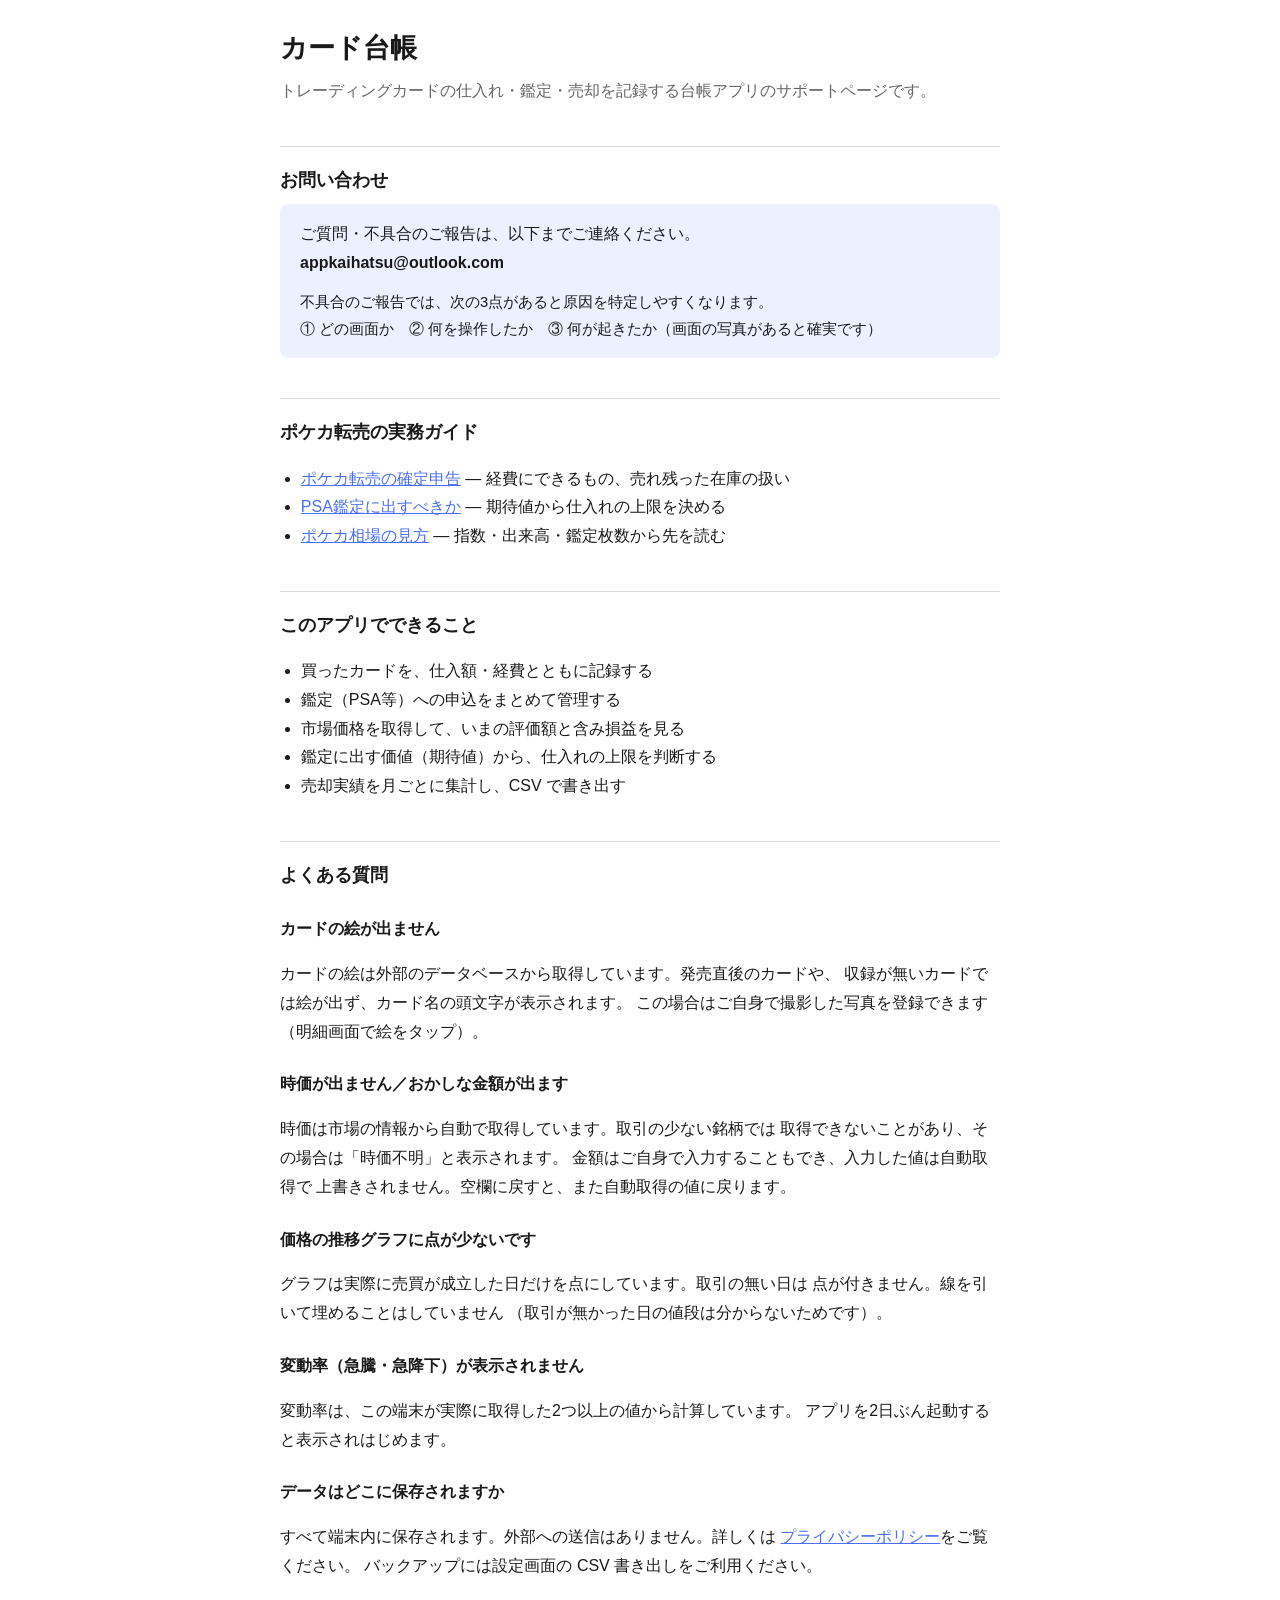
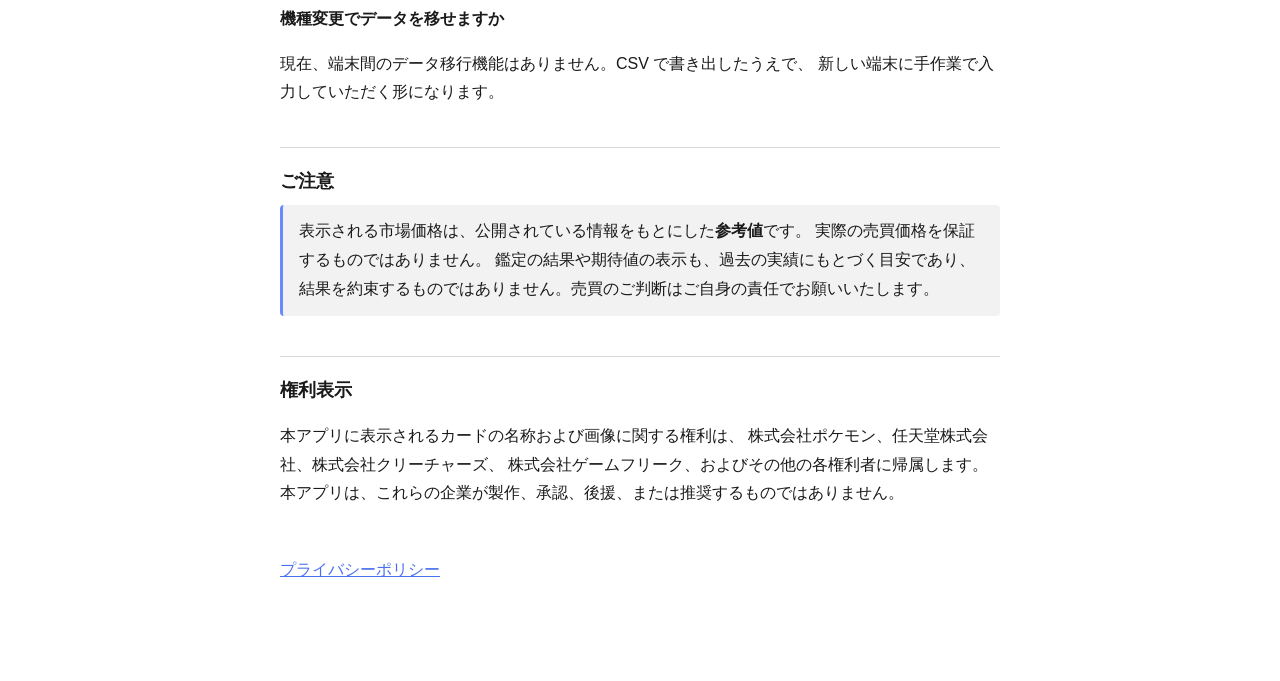
<file: index.html>
<!doctype html>
<html lang="ja">
<head>
<meta charset="utf-8">
<meta name="viewport" content="width=device-width, initial-scale=1">
<title>カード台帳 ｜ サポート</title>
<meta name="description" content="ポケモンカードの仕入れ・鑑定・売却を記録する iPhone アプリ「カード台帳」のサポートページ。よくある質問と、転売の実務ガイド（確定申告・PSA鑑定・相場の見方）。">
<link rel="canonical" href="https://cardledger-app.github.io/card-ledger-support/">
<style>
  :root { color-scheme: light dark; }
  body {
    margin: 0 auto; padding: 24px 20px 80px; max-width: 720px;
    font-family: -apple-system, BlinkMacSystemFont, "Hiragino Sans", "Noto Sans JP", sans-serif;
    line-height: 1.8; color: #1a1a1a; background: #fff;
  }
  @media (prefers-color-scheme: dark) { body { color: #e8e8e8; background: #111; } }
  h1 { font-size: 1.7rem; margin: 0 0 4px; }
  .lead { color: #666; margin: 0 0 32px; }
  @media (prefers-color-scheme: dark) { .lead { color: #999; } }
  h2 { font-size: 1.15rem; margin: 40px 0 8px; padding-top: 16px; border-top: 1px solid rgba(128,128,128,.3); }
  h3 { font-size: 1rem; margin: 24px 0 4px; }
  ul { padding-left: 1.3em; }
  a { color: #4a6ff0; }
  .note { background: rgba(128,128,128,.1); border-left: 3px solid #6b8afd; padding: 12px 16px; border-radius: 4px; }
  .contact { background: rgba(107,138,253,.12); padding: 16px 20px; border-radius: 8px; }
</style>
</head>
<body>

<h1>カード台帳</h1>
<p class="lead">トレーディングカードの仕入れ・鑑定・売却を記録する台帳アプリのサポートページです。</p>

<h2>お問い合わせ</h2>
<div class="contact">
  <p style="margin:0">
    ご質問・不具合のご報告は、以下までご連絡ください。<br>
    <strong>appkaihatsu@outlook.com</strong>
  </p>
  <p style="margin:12px 0 0; font-size:.92rem">
    不具合のご報告では、次の3点があると原因を特定しやすくなります。<br>
    ① どの画面か　② 何を操作したか　③ 何が起きたか（画面の写真があると確実です）
  </p>
</div>

<h2>ポケカ転売の実務ガイド</h2>
<ul>
  <li><a href="./guide/kakutei-shinkoku.html">ポケカ転売の確定申告</a> ― 経費にできるもの、売れ残った在庫の扱い</li>
  <li><a href="./guide/psa-kantei.html">PSA鑑定に出すべきか</a> ― 期待値から仕入れの上限を決める</li>
  <li><a href="./guide/soba-no-mikata.html">ポケカ相場の見方</a> ― 指数・出来高・鑑定枚数から先を読む</li>
</ul>

<h2>このアプリでできること</h2>
<ul>
  <li>買ったカードを、仕入額・経費とともに記録する</li>
  <li>鑑定（PSA等）への申込をまとめて管理する</li>
  <li>市場価格を取得して、いまの評価額と含み損益を見る</li>
  <li>鑑定に出す価値（期待値）から、仕入れの上限を判断する</li>
  <li>売却実績を月ごとに集計し、CSV で書き出す</li>
</ul>

<h2>よくある質問</h2>

<h3>カードの絵が出ません</h3>
<p>
  カードの絵は外部のデータベースから取得しています。発売直後のカードや、
  収録が無いカードでは絵が出ず、カード名の頭文字が表示されます。
  この場合はご自身で撮影した写真を登録できます（明細画面で絵をタップ）。
</p>

<h3>時価が出ません／おかしな金額が出ます</h3>
<p>
  時価は市場の情報から自動で取得しています。取引の少ない銘柄では
  取得できないことがあり、その場合は「時価不明」と表示されます。
  金額はご自身で入力することもでき、入力した値は自動取得で
  上書きされません。空欄に戻すと、また自動取得の値に戻ります。
</p>

<h3>価格の推移グラフに点が少ないです</h3>
<p>
  グラフは実際に売買が成立した日だけを点にしています。取引の無い日は
  点が付きません。線を引いて埋めることはしていません
  （取引が無かった日の値段は分からないためです）。
</p>

<h3>変動率（急騰・急降下）が表示されません</h3>
<p>
  変動率は、この端末が実際に取得した2つ以上の値から計算しています。
  アプリを2日ぶん起動すると表示されはじめます。
</p>

<h3>データはどこに保存されますか</h3>
<p>
  すべて端末内に保存されます。外部への送信はありません。詳しくは
  <a href="./privacy.html">プライバシーポリシー</a>をご覧ください。
  バックアップには設定画面の CSV 書き出しをご利用ください。
</p>

<h3>機種変更でデータを移せますか</h3>
<p>
  現在、端末間のデータ移行機能はありません。CSV で書き出したうえで、
  新しい端末に手作業で入力していただく形になります。
</p>

<h2>ご注意</h2>
<div class="note">
  <p style="margin:0">
    表示される市場価格は、公開されている情報をもとにした<strong>参考値</strong>です。
    実際の売買価格を保証するものではありません。
    鑑定の結果や期待値の表示も、過去の実績にもとづく目安であり、
    結果を約束するものではありません。売買のご判断はご自身の責任でお願いいたします。
  </p>
</div>

<h2>権利表示</h2>
<p>
  本アプリに表示されるカードの名称および画像に関する権利は、
  株式会社ポケモン、任天堂株式会社、株式会社クリーチャーズ、
  株式会社ゲームフリーク、およびその他の各権利者に帰属します。
  本アプリは、これらの企業が製作、承認、後援、または推奨するものではありません。
</p>

<p style="margin-top:48px">
  <a href="./privacy.html">プライバシーポリシー</a>
</p>

</body>
</html>
</file>
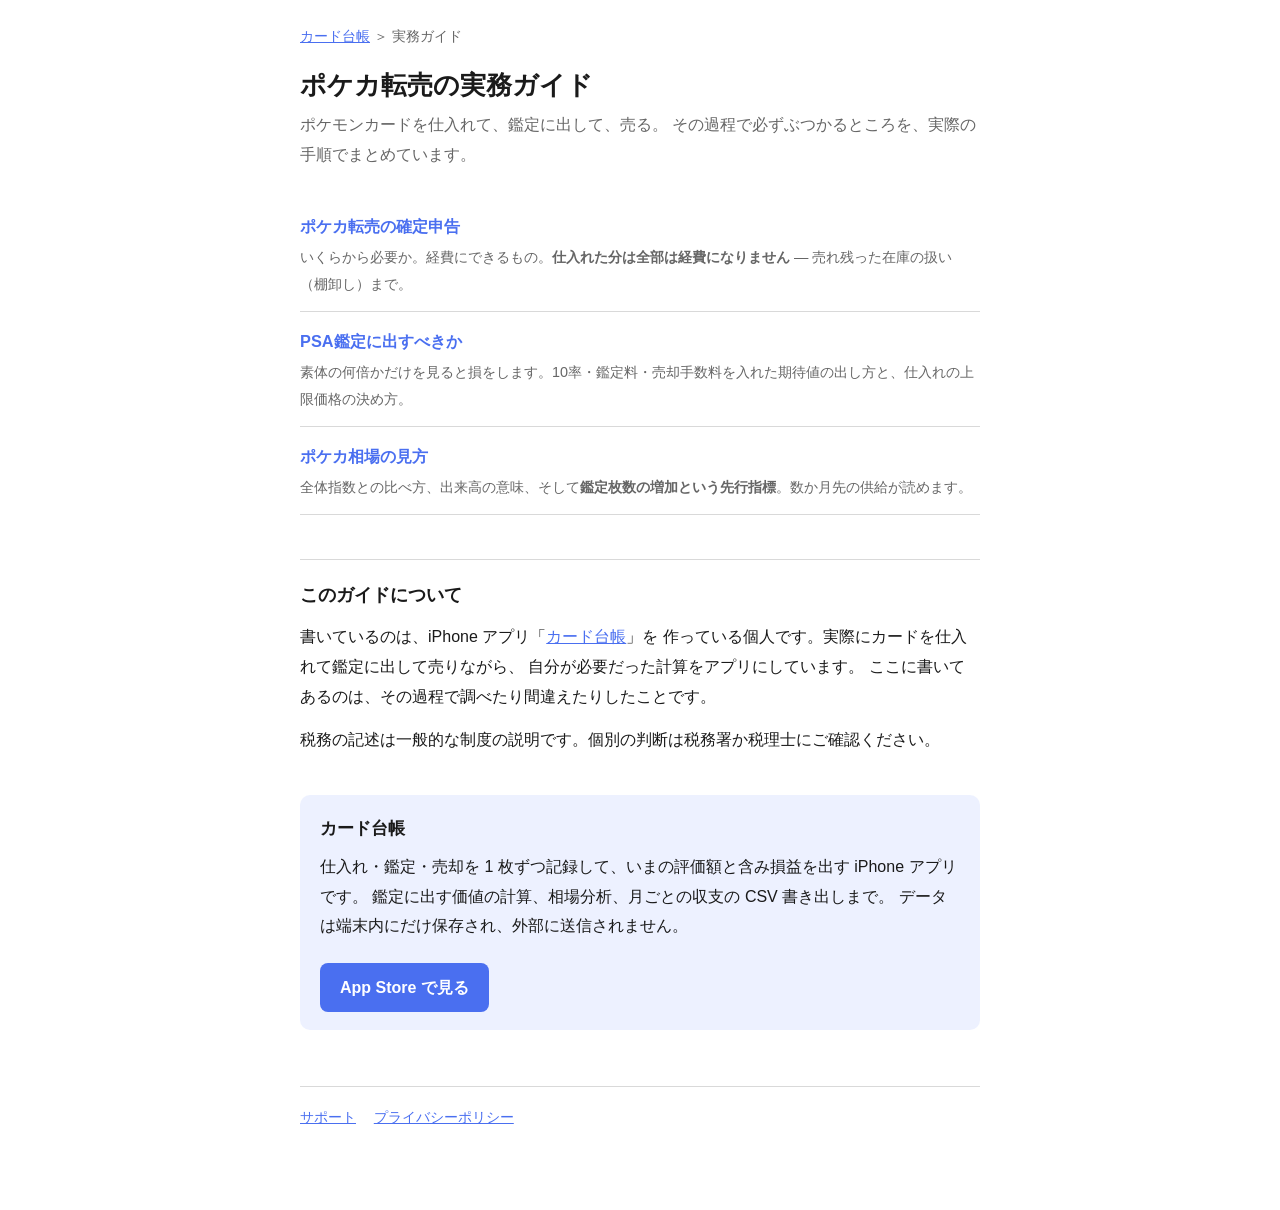
<file: guide/index.html>
<!doctype html>
<html lang="ja">
<head>
<meta charset="utf-8">
<meta name="viewport" content="width=device-width, initial-scale=1">
<title>ポケカ転売の実務ガイド ｜ 確定申告・PSA鑑定・相場の見方</title>
<meta name="description" content="ポケモンカードを仕入れて売る人のための実務メモ。確定申告と棚卸し、PSA鑑定に出すかの期待値計算、相場の読み方をまとめています。">
<link rel="canonical" href="https://cardledger-app.github.io/card-ledger-support/guide/">
<link rel="stylesheet" href="./style.css">
<meta property="og:type" content="website">
<meta property="og:title" content="ポケカ転売の実務ガイド">
<meta property="og:description" content="確定申告・PSA鑑定・相場の見方。実際に売買している人の手順でまとめています。">
</head>
<body>

<p class="crumb"><a href="../">カード台帳</a> ＞ 実務ガイド</p>

<h1>ポケカ転売の実務ガイド</h1>
<p class="lead">
  ポケモンカードを仕入れて、鑑定に出して、売る。
  その過程で必ずぶつかるところを、実際の手順でまとめています。
</p>

<ul class="toc">
  <li>
    <a href="./kakutei-shinkoku.html">ポケカ転売の確定申告</a>
    <span>いくらから必要か。経費にできるもの。<strong>仕入れた分は全部は経費になりません</strong> ― 売れ残った在庫の扱い（棚卸し）まで。</span>
  </li>
  <li>
    <a href="./psa-kantei.html">PSA鑑定に出すべきか</a>
    <span>素体の何倍かだけを見ると損をします。10率・鑑定料・売却手数料を入れた期待値の出し方と、仕入れの上限価格の決め方。</span>
  </li>
  <li>
    <a href="./soba-no-mikata.html">ポケカ相場の見方</a>
    <span>全体指数との比べ方、出来高の意味、そして<strong>鑑定枚数の増加という先行指標</strong>。数か月先の供給が読めます。</span>
  </li>
</ul>

<h2>このガイドについて</h2>
<p>
  書いているのは、iPhone アプリ「<a href="https://apps.apple.com/jp/app/id6801051349">カード台帳</a>」を
  作っている個人です。実際にカードを仕入れて鑑定に出して売りながら、
  自分が必要だった計算をアプリにしています。
  ここに書いてあるのは、その過程で調べたり間違えたりしたことです。
</p>
<p>
  税務の記述は一般的な制度の説明です。個別の判断は税務署か税理士にご確認ください。
</p>

<div class="cta">
  <h2>カード台帳</h2>
  <p>
    仕入れ・鑑定・売却を 1 枚ずつ記録して、いまの評価額と含み損益を出す iPhone アプリです。
    鑑定に出す価値の計算、相場分析、月ごとの収支の CSV 書き出しまで。
    データは端末内にだけ保存され、外部に送信されません。
  </p>
  <p><a class="btn" href="https://apps.apple.com/jp/app/id6801051349">App Store で見る</a></p>
</div>

<footer>
  <a href="../">サポート</a>
  <a href="../privacy.html">プライバシーポリシー</a>
</footer>

</body>
</html>
</file>
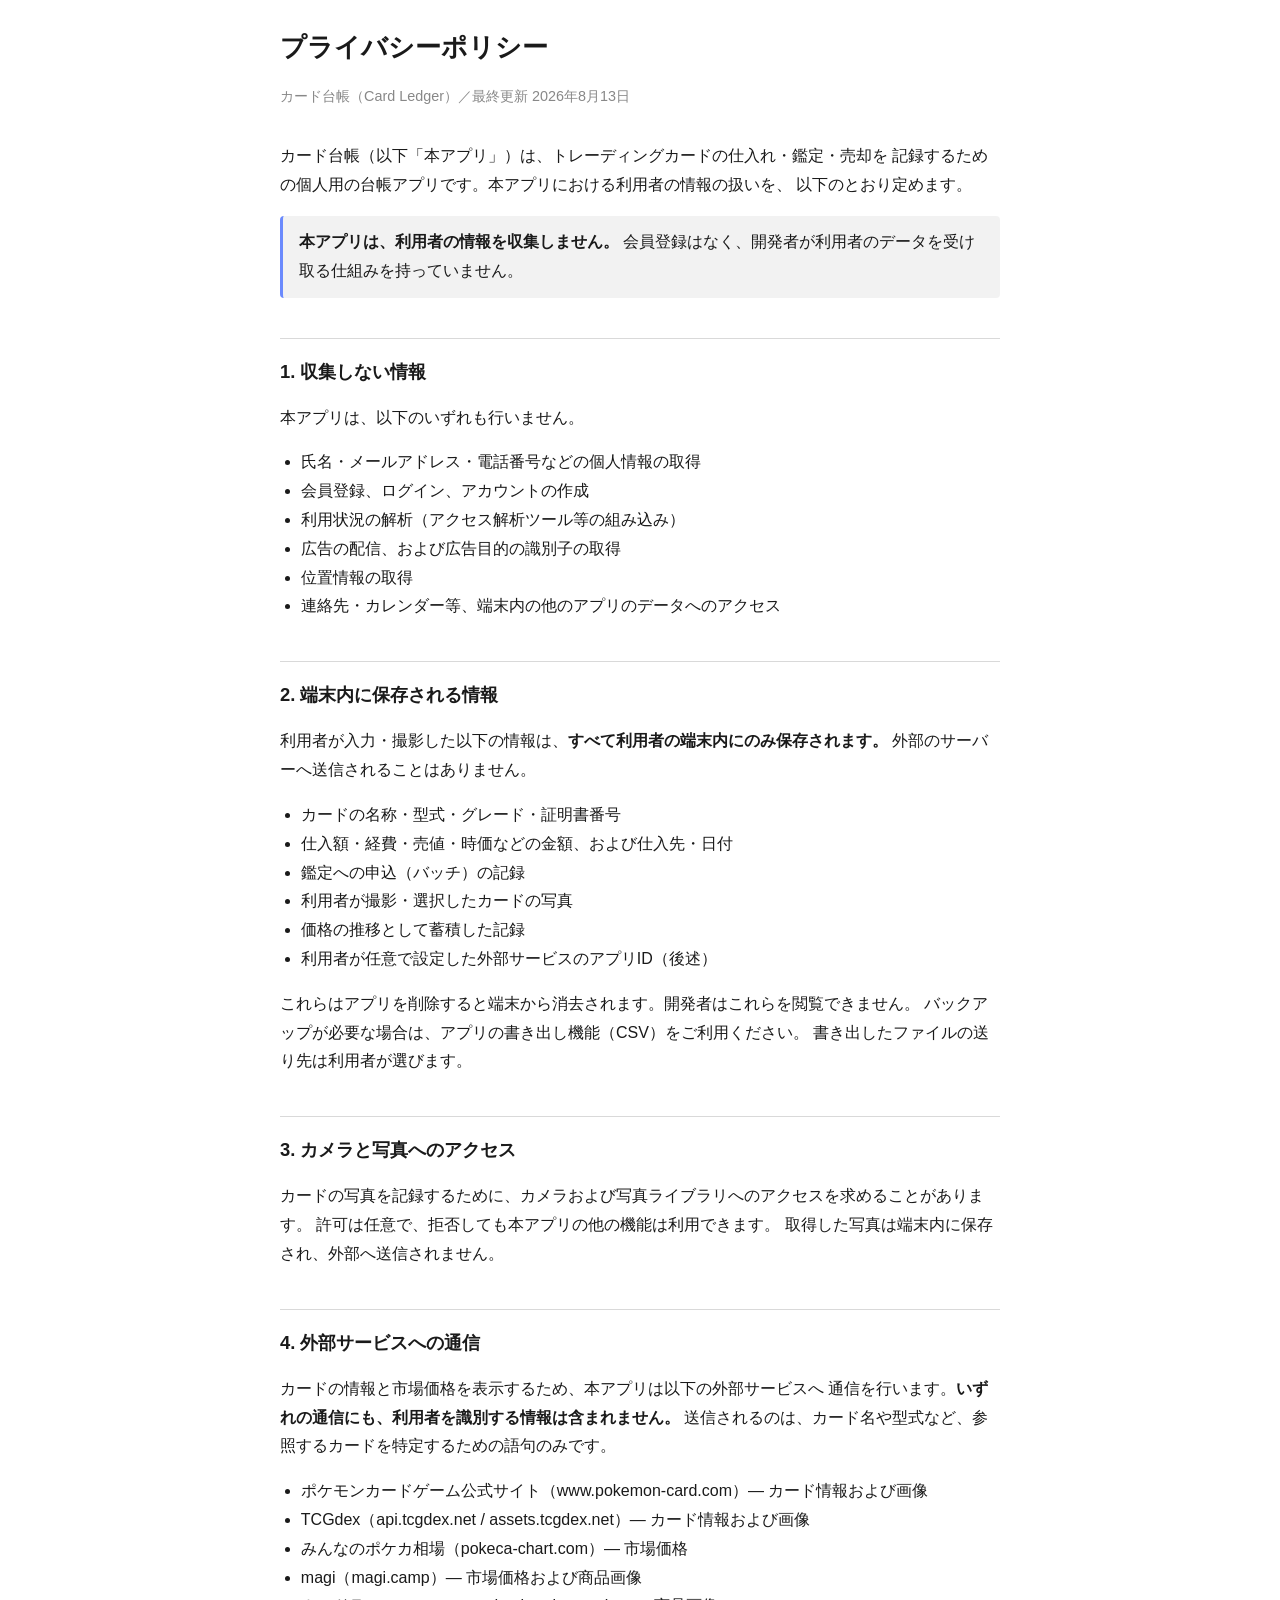
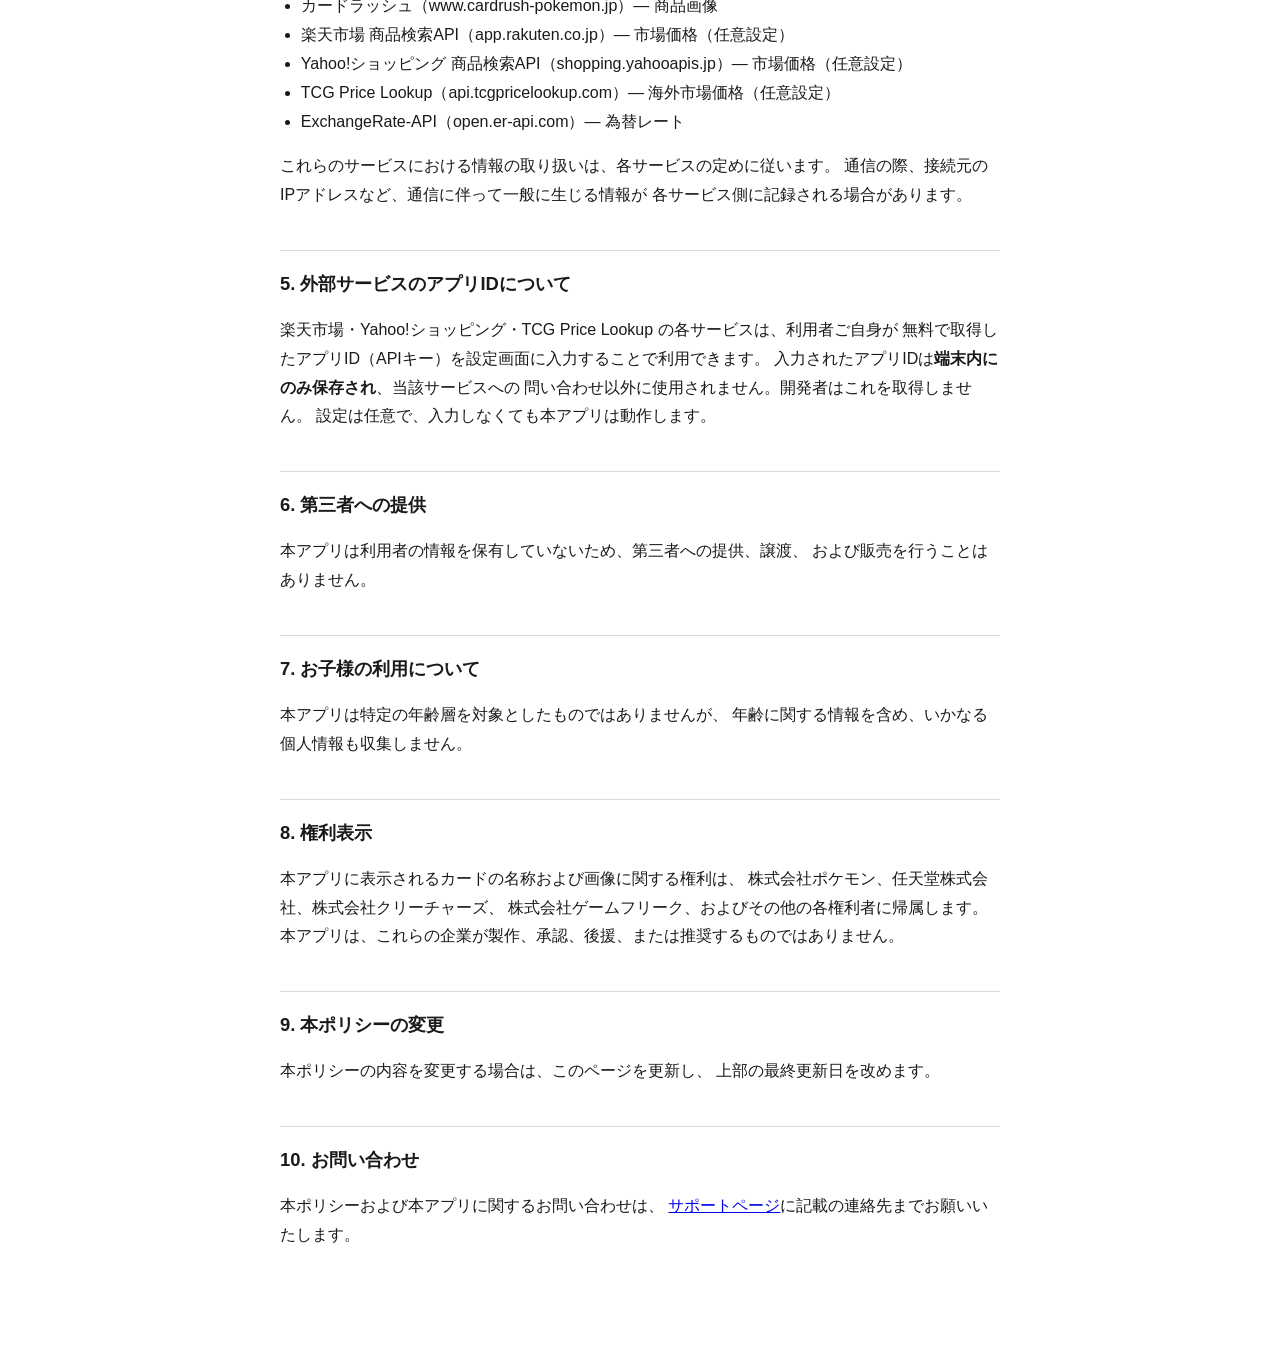
<file: privacy.html>
<!doctype html>
<html lang="ja">
<head>
<meta charset="utf-8">
<meta name="viewport" content="width=device-width, initial-scale=1">
<title>プライバシーポリシー｜カード台帳</title>
<style>
  :root { color-scheme: light dark; }
  body {
    margin: 0 auto; padding: 24px 20px 80px; max-width: 720px;
    font-family: -apple-system, BlinkMacSystemFont, "Hiragino Sans", "Noto Sans JP", sans-serif;
    line-height: 1.8; color: #1a1a1a; background: #fff;
  }
  @media (prefers-color-scheme: dark) { body { color: #e8e8e8; background: #111; } }
  h1 { font-size: 1.6rem; margin: 0 0 4px; }
  h2 { font-size: 1.15rem; margin: 40px 0 8px; padding-top: 16px; border-top: 1px solid rgba(128,128,128,.3); }
  .updated { color: #888; font-size: .9rem; margin-bottom: 32px; }
  ul { padding-left: 1.3em; }
  code { background: rgba(128,128,128,.15); padding: 2px 5px; border-radius: 4px; font-size: .9em; }
  .note { background: rgba(128,128,128,.1); border-left: 3px solid #6b8afd; padding: 12px 16px; border-radius: 4px; }
</style>
</head>
<body>

<h1>プライバシーポリシー</h1>
<p class="updated">カード台帳（Card Ledger）／最終更新 2026年8月13日</p>

<p>
  カード台帳（以下「本アプリ」）は、トレーディングカードの仕入れ・鑑定・売却を
  記録するための個人用の台帳アプリです。本アプリにおける利用者の情報の扱いを、
  以下のとおり定めます。
</p>

<div class="note">
  <strong>本アプリは、利用者の情報を収集しません。</strong>
  会員登録はなく、開発者が利用者のデータを受け取る仕組みを持っていません。
</div>

<h2>1. 収集しない情報</h2>
<p>本アプリは、以下のいずれも行いません。</p>
<ul>
  <li>氏名・メールアドレス・電話番号などの個人情報の取得</li>
  <li>会員登録、ログイン、アカウントの作成</li>
  <li>利用状況の解析（アクセス解析ツール等の組み込み）</li>
  <li>広告の配信、および広告目的の識別子の取得</li>
  <li>位置情報の取得</li>
  <li>連絡先・カレンダー等、端末内の他のアプリのデータへのアクセス</li>
</ul>

<h2>2. 端末内に保存される情報</h2>
<p>
  利用者が入力・撮影した以下の情報は、<strong>すべて利用者の端末内にのみ保存されます。</strong>
  外部のサーバーへ送信されることはありません。
</p>
<ul>
  <li>カードの名称・型式・グレード・証明書番号</li>
  <li>仕入額・経費・売値・時価などの金額、および仕入先・日付</li>
  <li>鑑定への申込（バッチ）の記録</li>
  <li>利用者が撮影・選択したカードの写真</li>
  <li>価格の推移として蓄積した記録</li>
  <li>利用者が任意で設定した外部サービスのアプリID（後述）</li>
</ul>
<p>
  これらはアプリを削除すると端末から消去されます。開発者はこれらを閲覧できません。
  バックアップが必要な場合は、アプリの書き出し機能（CSV）をご利用ください。
  書き出したファイルの送り先は利用者が選びます。
</p>

<h2>3. カメラと写真へのアクセス</h2>
<p>
  カードの写真を記録するために、カメラおよび写真ライブラリへのアクセスを求めることがあります。
  許可は任意で、拒否しても本アプリの他の機能は利用できます。
  取得した写真は端末内に保存され、外部へ送信されません。
</p>

<h2>4. 外部サービスへの通信</h2>
<p>
  カードの情報と市場価格を表示するため、本アプリは以下の外部サービスへ
  通信を行います。<strong>いずれの通信にも、利用者を識別する情報は含まれません。</strong>
  送信されるのは、カード名や型式など、参照するカードを特定するための語句のみです。
</p>
<ul>
  <li>ポケモンカードゲーム公式サイト（www.pokemon-card.com）— カード情報および画像</li>
  <li>TCGdex（api.tcgdex.net / assets.tcgdex.net）— カード情報および画像</li>
  <li>みんなのポケカ相場（pokeca-chart.com）— 市場価格</li>
  <li>magi（magi.camp）— 市場価格および商品画像</li>
  <li>カードラッシュ（www.cardrush-pokemon.jp）— 商品画像</li>
  <li>楽天市場 商品検索API（app.rakuten.co.jp）— 市場価格（任意設定）</li>
  <li>Yahoo!ショッピング 商品検索API（shopping.yahooapis.jp）— 市場価格（任意設定）</li>
  <li>TCG Price Lookup（api.tcgpricelookup.com）— 海外市場価格（任意設定）</li>
  <li>ExchangeRate-API（open.er-api.com）— 為替レート</li>
</ul>
<p>
  これらのサービスにおける情報の取り扱いは、各サービスの定めに従います。
  通信の際、接続元のIPアドレスなど、通信に伴って一般に生じる情報が
  各サービス側に記録される場合があります。
</p>

<h2>5. 外部サービスのアプリIDについて</h2>
<p>
  楽天市場・Yahoo!ショッピング・TCG Price Lookup の各サービスは、利用者ご自身が
  無料で取得したアプリID（APIキー）を設定画面に入力することで利用できます。
  入力されたアプリIDは<strong>端末内にのみ保存され</strong>、当該サービスへの
  問い合わせ以外に使用されません。開発者はこれを取得しません。
  設定は任意で、入力しなくても本アプリは動作します。
</p>

<h2>6. 第三者への提供</h2>
<p>
  本アプリは利用者の情報を保有していないため、第三者への提供、譲渡、
  および販売を行うことはありません。
</p>

<h2>7. お子様の利用について</h2>
<p>
  本アプリは特定の年齢層を対象としたものではありませんが、
  年齢に関する情報を含め、いかなる個人情報も収集しません。
</p>

<h2>8. 権利表示</h2>
<p>
  本アプリに表示されるカードの名称および画像に関する権利は、
  株式会社ポケモン、任天堂株式会社、株式会社クリーチャーズ、
  株式会社ゲームフリーク、およびその他の各権利者に帰属します。
  本アプリは、これらの企業が製作、承認、後援、または推奨するものではありません。
</p>

<h2>9. 本ポリシーの変更</h2>
<p>
  本ポリシーの内容を変更する場合は、このページを更新し、
  上部の最終更新日を改めます。
</p>

<h2>10. お問い合わせ</h2>
<p>
  本ポリシーおよび本アプリに関するお問い合わせは、
  <a href="./index.html">サポートページ</a>に記載の連絡先までお願いいたします。
</p>

</body>
</html>
</file>
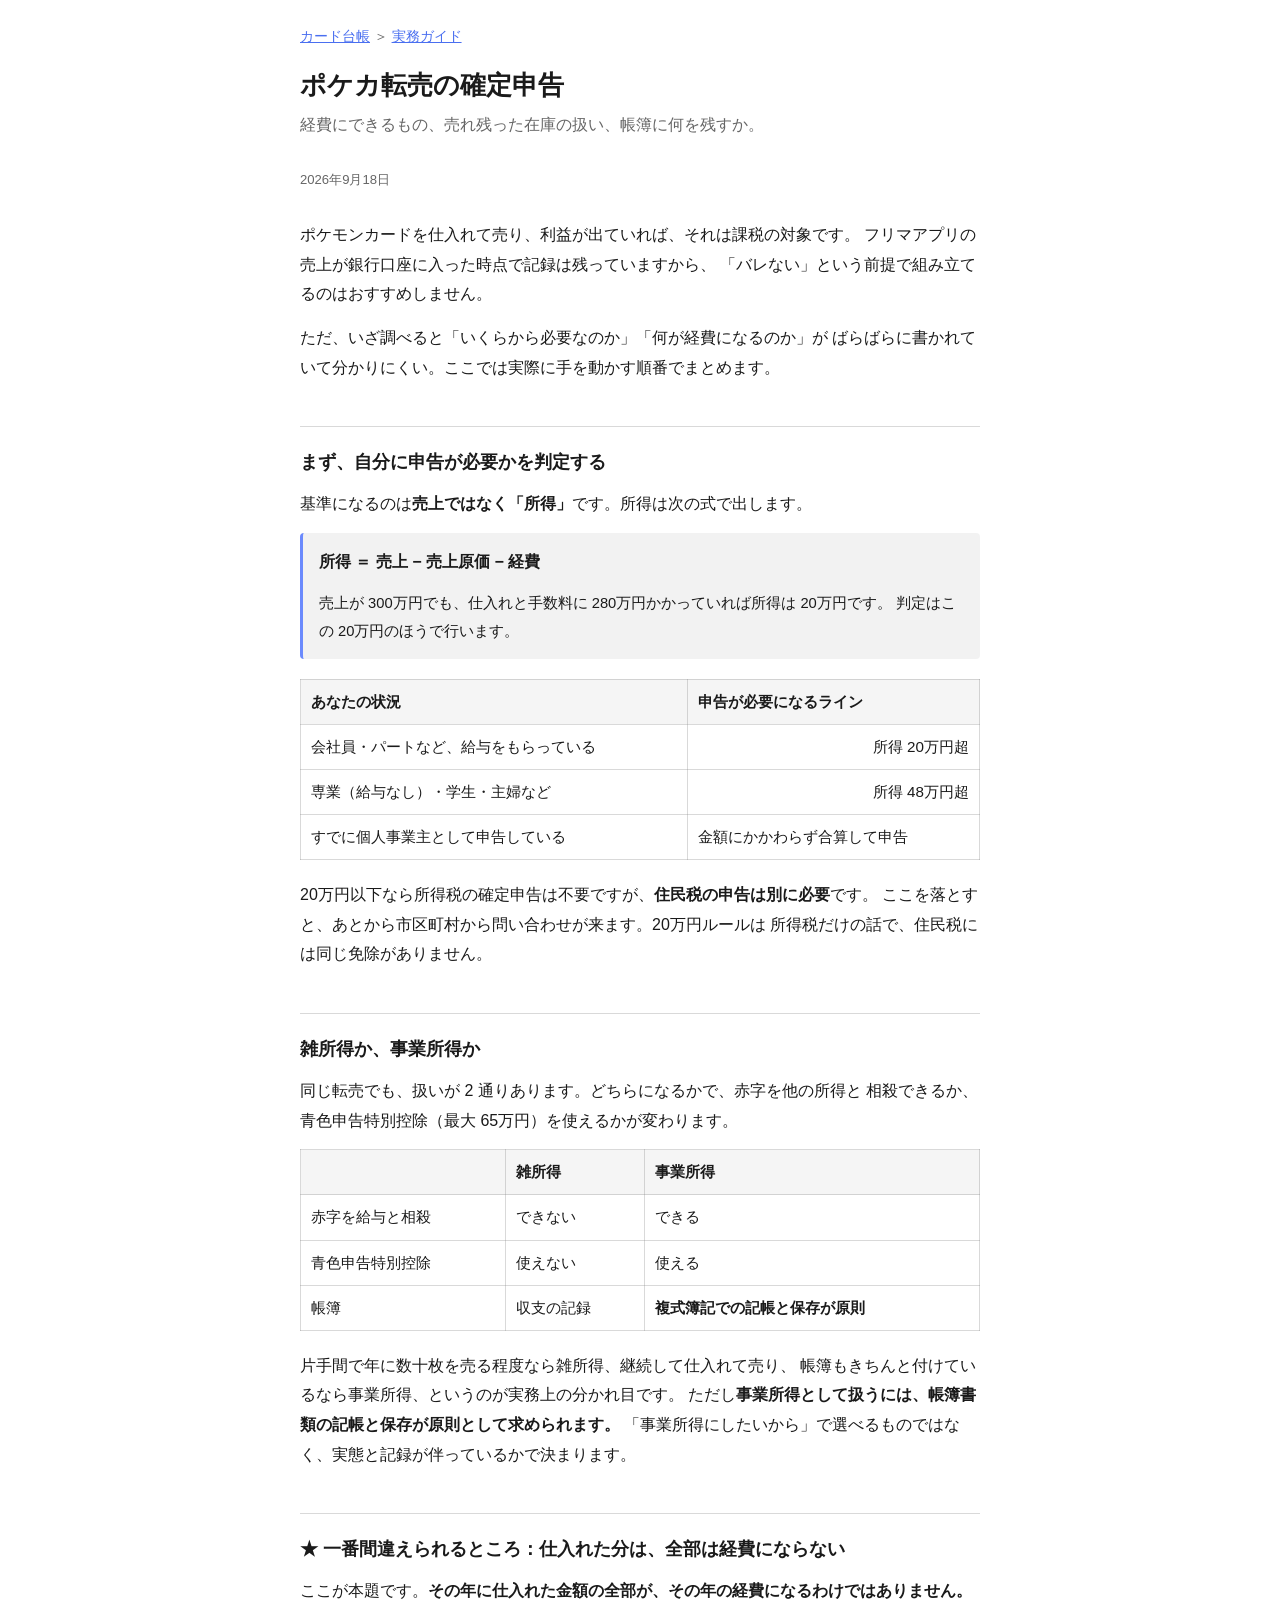
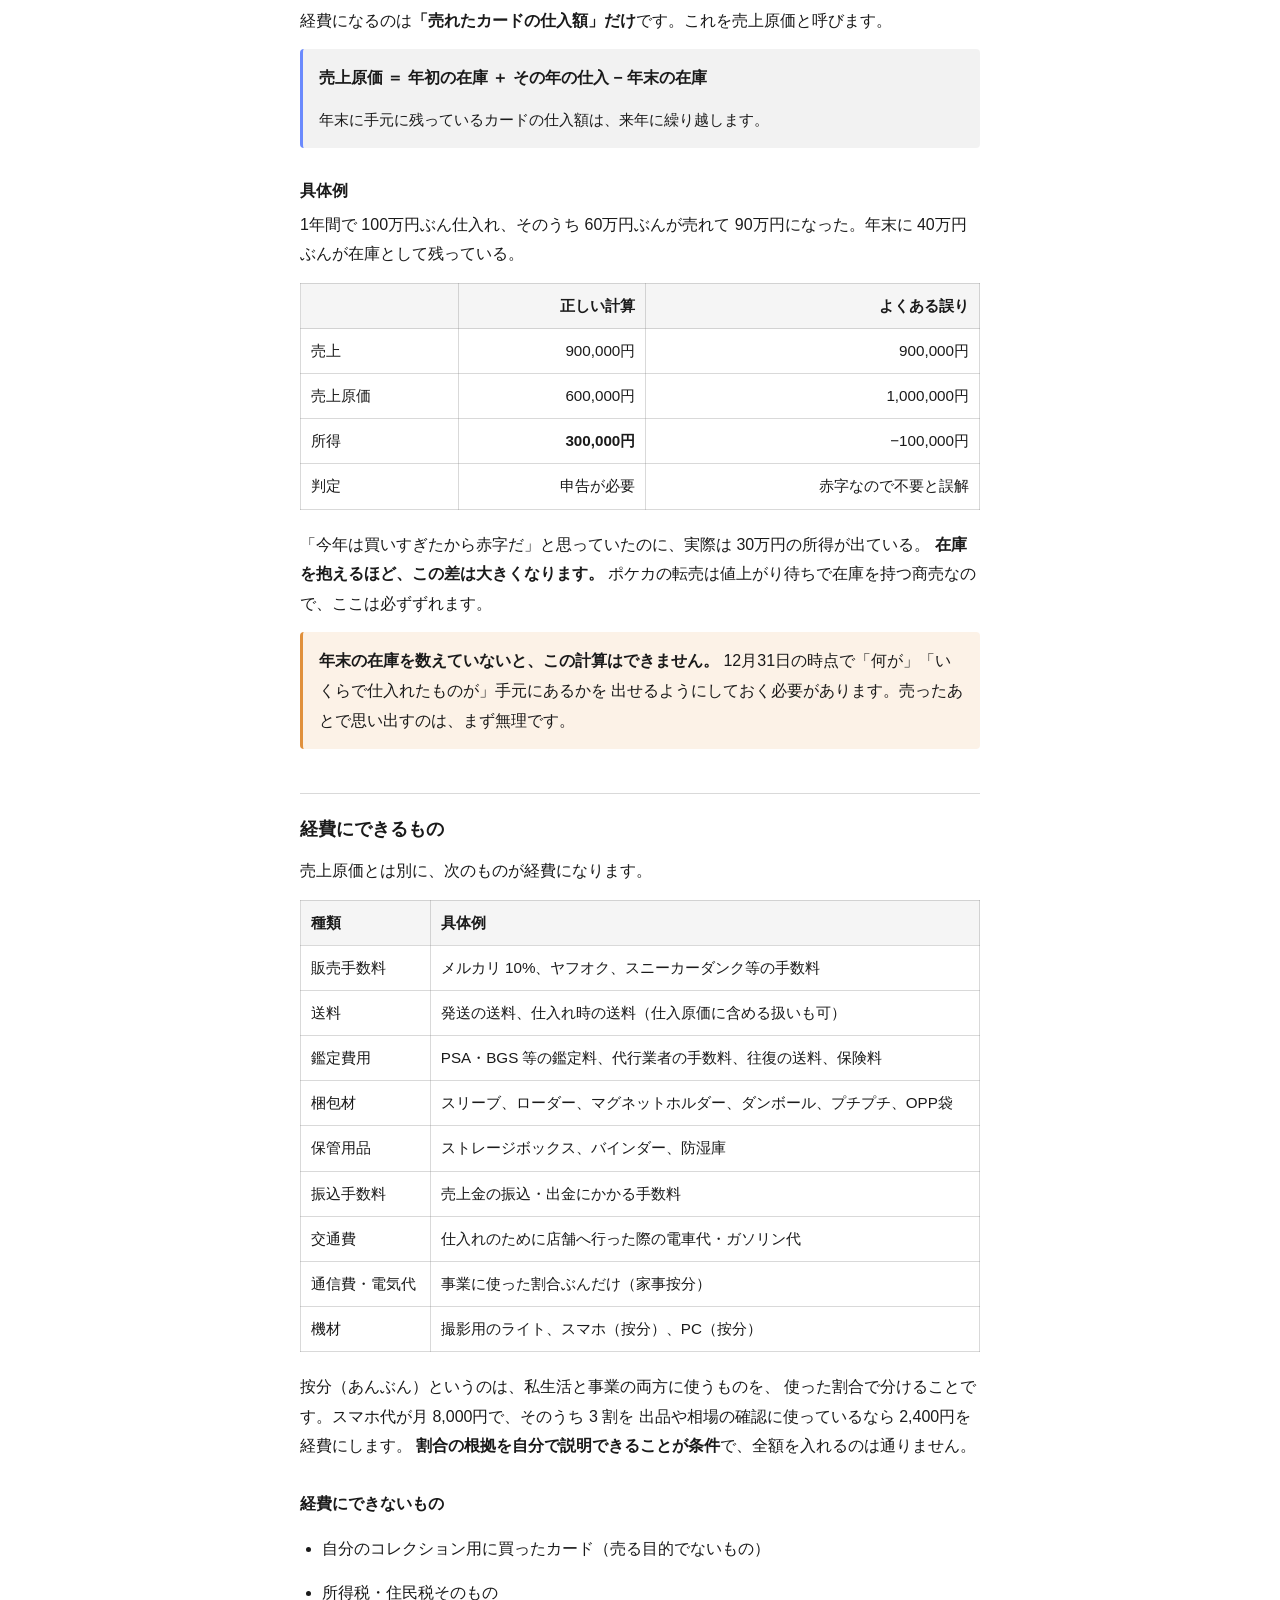
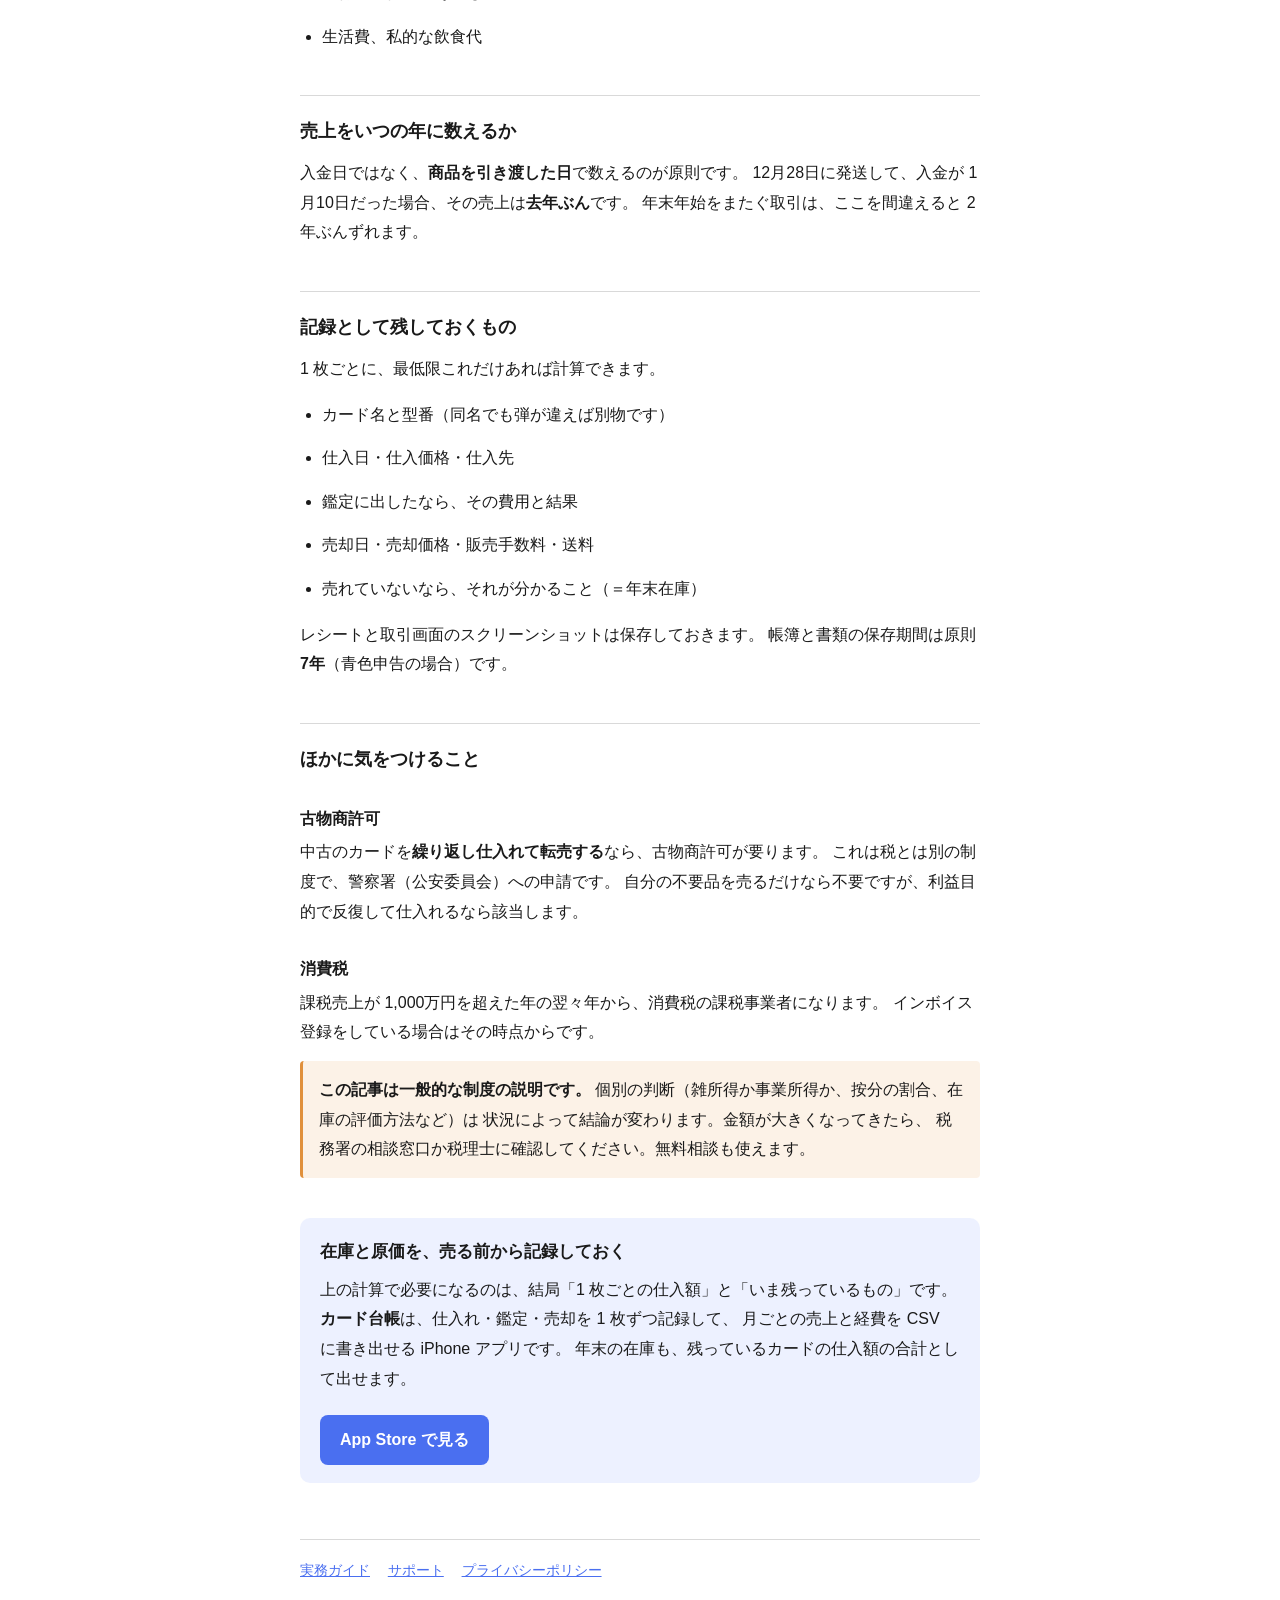
<file: guide/kakutei-shinkoku.html>
<!doctype html>
<html lang="ja">
<head>
<meta charset="utf-8">
<meta name="viewport" content="width=device-width, initial-scale=1">
<title>ポケカ転売の確定申告 ｜ 経費・棚卸し・帳簿の付け方</title>
<meta name="description" content="ポケモンカードの転売で確定申告が必要になる条件、経費にできるもの、売れ残った在庫の扱い（棚卸し）まで。仕入れた分を全部経費にすると税額を誤ります。">
<link rel="canonical" href="https://cardledger-app.github.io/card-ledger-support/guide/kakutei-shinkoku.html">
<link rel="stylesheet" href="./style.css">
<meta property="og:type" content="article">
<meta property="og:title" content="ポケカ転売の確定申告 ｜ 経費・棚卸し・帳簿の付け方">
<meta property="og:description" content="必要になる条件、経費にできるもの、売れ残った在庫の扱いまで。">
<script type="application/ld+json">
{"@context":"https://schema.org","@type":"Article",
"headline":"ポケカ転売の確定申告 ｜ 経費・棚卸し・帳簿の付け方",
"description":"ポケモンカードの転売で確定申告が必要になる条件、経費にできるもの、売れ残った在庫の扱い（棚卸し）まで。",
"datePublished":"2026-09-18","dateModified":"2026-09-18",
"mainEntityOfPage":"https://cardledger-app.github.io/card-ledger-support/guide/kakutei-shinkoku.html"}
</script>
</head>
<body>

<p class="crumb"><a href="../">カード台帳</a> ＞ <a href="./">実務ガイド</a></p>

<h1>ポケカ転売の確定申告</h1>
<p class="lead">経費にできるもの、売れ残った在庫の扱い、帳簿に何を残すか。</p>
<p class="date">2026年9月18日</p>

<p>
  ポケモンカードを仕入れて売り、利益が出ていれば、それは課税の対象です。
  フリマアプリの売上が銀行口座に入った時点で記録は残っていますから、
  「バレない」という前提で組み立てるのはおすすめしません。
</p>
<p>
  ただ、いざ調べると「いくらから必要なのか」「何が経費になるのか」が
  ばらばらに書かれていて分かりにくい。ここでは実際に手を動かす順番でまとめます。
</p>

<h2>まず、自分に申告が必要かを判定する</h2>

<p>基準になるのは<strong>売上ではなく「所得」</strong>です。所得は次の式で出します。</p>

<div class="note">
  <p><strong>所得 ＝ 売上 −  売上原価 − 経費</strong></p>
  <p style="font-size:.92rem">
    売上が 300万円でも、仕入れと手数料に 280万円かかっていれば所得は 20万円です。
    判定はこの 20万円のほうで行います。
  </p>
</div>

<table>
  <tr><th>あなたの状況</th><th>申告が必要になるライン</th></tr>
  <tr><td>会社員・パートなど、給与をもらっている</td><td class="num">所得 20万円超</td></tr>
  <tr><td>専業（給与なし）・学生・主婦など</td><td class="num">所得 48万円超</td></tr>
  <tr><td>すでに個人事業主として申告している</td><td>金額にかかわらず合算して申告</td></tr>
</table>

<p>
  20万円以下なら所得税の確定申告は不要ですが、<strong>住民税の申告は別に必要</strong>です。
  ここを落とすと、あとから市区町村から問い合わせが来ます。20万円ルールは
  所得税だけの話で、住民税には同じ免除がありません。
</p>

<h2>雑所得か、事業所得か</h2>

<p>
  同じ転売でも、扱いが 2 通りあります。どちらになるかで、赤字を他の所得と
  相殺できるか、青色申告特別控除（最大 65万円）を使えるかが変わります。
</p>

<table>
  <tr><th></th><th>雑所得</th><th>事業所得</th></tr>
  <tr><td>赤字を給与と相殺</td><td>できない</td><td>できる</td></tr>
  <tr><td>青色申告特別控除</td><td>使えない</td><td>使える</td></tr>
  <tr><td>帳簿</td><td>収支の記録</td><td><strong>複式簿記での記帳と保存が原則</strong></td></tr>
</table>

<p>
  片手間で年に数十枚を売る程度なら雑所得、継続して仕入れて売り、
  帳簿もきちんと付けているなら事業所得、というのが実務上の分かれ目です。
  ただし<strong>事業所得として扱うには、帳簿書類の記帳と保存が原則として求められます。</strong>
  「事業所得にしたいから」で選べるものではなく、実態と記録が伴っているかで決まります。
</p>

<h2>★ 一番間違えられるところ：仕入れた分は、全部は経費にならない</h2>

<p>
  ここが本題です。<strong>その年に仕入れた金額の全部が、その年の経費になるわけではありません。</strong>
  経費になるのは<strong>「売れたカードの仕入額」だけ</strong>です。これを売上原価と呼びます。
</p>

<div class="note">
  <p><strong>売上原価 ＝ 年初の在庫 ＋ その年の仕入 − 年末の在庫</strong></p>
  <p style="font-size:.92rem">年末に手元に残っているカードの仕入額は、来年に繰り越します。</p>
</div>

<h3>具体例</h3>

<p>1年間で 100万円ぶん仕入れ、そのうち 60万円ぶんが売れて 90万円になった。年末に 40万円ぶんが在庫として残っている。</p>

<table>
  <tr><th></th><th class="num">正しい計算</th><th class="num">よくある誤り</th></tr>
  <tr><td>売上</td><td class="num">900,000円</td><td class="num">900,000円</td></tr>
  <tr><td>売上原価</td><td class="num">600,000円</td><td class="num">1,000,000円</td></tr>
  <tr><td>所得</td><td class="num"><strong>300,000円</strong></td><td class="num">−100,000円</td></tr>
  <tr><td>判定</td><td class="num">申告が必要</td><td class="num">赤字なので不要と誤解</td></tr>
</table>

<p>
  「今年は買いすぎたから赤字だ」と思っていたのに、実際は 30万円の所得が出ている。
  <strong>在庫を抱えるほど、この差は大きくなります。</strong>
  ポケカの転売は値上がり待ちで在庫を持つ商売なので、ここは必ずずれます。
</p>

<div class="warn">
  <p>
    <strong>年末の在庫を数えていないと、この計算はできません。</strong>
    12月31日の時点で「何が」「いくらで仕入れたものが」手元にあるかを
    出せるようにしておく必要があります。売ったあとで思い出すのは、まず無理です。
  </p>
</div>

<h2>経費にできるもの</h2>

<p>売上原価とは別に、次のものが経費になります。</p>

<table>
  <tr><th>種類</th><th>具体例</th></tr>
  <tr><td>販売手数料</td><td>メルカリ 10%、ヤフオク、スニーカーダンク等の手数料</td></tr>
  <tr><td>送料</td><td>発送の送料、仕入れ時の送料（仕入原価に含める扱いも可）</td></tr>
  <tr><td>鑑定費用</td><td>PSA・BGS 等の鑑定料、代行業者の手数料、往復の送料、保険料</td></tr>
  <tr><td>梱包材</td><td>スリーブ、ローダー、マグネットホルダー、ダンボール、プチプチ、OPP袋</td></tr>
  <tr><td>保管用品</td><td>ストレージボックス、バインダー、防湿庫</td></tr>
  <tr><td>振込手数料</td><td>売上金の振込・出金にかかる手数料</td></tr>
  <tr><td>交通費</td><td>仕入れのために店舗へ行った際の電車代・ガソリン代</td></tr>
  <tr><td>通信費・電気代</td><td>事業に使った割合ぶんだけ（家事按分）</td></tr>
  <tr><td>機材</td><td>撮影用のライト、スマホ（按分）、PC（按分）</td></tr>
</table>

<p>
  按分（あんぶん）というのは、私生活と事業の両方に使うものを、
  使った割合で分けることです。スマホ代が月 8,000円で、そのうち 3 割を
  出品や相場の確認に使っているなら 2,400円を経費にします。
  <strong>割合の根拠を自分で説明できることが条件</strong>で、全額を入れるのは通りません。
</p>

<h3>経費にできないもの</h3>
<ul>
  <li>自分のコレクション用に買ったカード（売る目的でないもの）</li>
  <li>所得税・住民税そのもの</li>
  <li>生活費、私的な飲食代</li>
</ul>

<h2>売上をいつの年に数えるか</h2>

<p>
  入金日ではなく、<strong>商品を引き渡した日</strong>で数えるのが原則です。
  12月28日に発送して、入金が 1月10日だった場合、その売上は<strong>去年ぶん</strong>です。
  年末年始をまたぐ取引は、ここを間違えると 2 年ぶんずれます。
</p>

<h2>記録として残しておくもの</h2>

<p>1 枚ごとに、最低限これだけあれば計算できます。</p>

<ul>
  <li>カード名と型番（同名でも弾が違えば別物です）</li>
  <li>仕入日・仕入価格・仕入先</li>
  <li>鑑定に出したなら、その費用と結果</li>
  <li>売却日・売却価格・販売手数料・送料</li>
  <li>売れていないなら、それが分かること（＝年末在庫）</li>
</ul>

<p>
  レシートと取引画面のスクリーンショットは保存しておきます。
  帳簿と書類の保存期間は原則 <strong>7年</strong>（青色申告の場合）です。
</p>

<h2>ほかに気をつけること</h2>

<h3>古物商許可</h3>
<p>
  中古のカードを<strong>繰り返し仕入れて転売する</strong>なら、古物商許可が要ります。
  これは税とは別の制度で、警察署（公安委員会）への申請です。
  自分の不要品を売るだけなら不要ですが、利益目的で反復して仕入れるなら該当します。
</p>

<h3>消費税</h3>
<p>
  課税売上が 1,000万円を超えた年の翌々年から、消費税の課税事業者になります。
  インボイス登録をしている場合はその時点からです。
</p>

<div class="warn">
  <p>
    <strong>この記事は一般的な制度の説明です。</strong>
    個別の判断（雑所得か事業所得か、按分の割合、在庫の評価方法など）は
    状況によって結論が変わります。金額が大きくなってきたら、
    税務署の相談窓口か税理士に確認してください。無料相談も使えます。
  </p>
</div>

<div class="cta">
  <h2>在庫と原価を、売る前から記録しておく</h2>
  <p>
    上の計算で必要になるのは、結局「1 枚ごとの仕入額」と「いま残っているもの」です。
    <strong>カード台帳</strong>は、仕入れ・鑑定・売却を 1 枚ずつ記録して、
    月ごとの売上と経費を CSV に書き出せる iPhone アプリです。
    年末の在庫も、残っているカードの仕入額の合計として出せます。
  </p>
  <p><a class="btn" href="https://apps.apple.com/jp/app/id6801051349">App Store で見る</a></p>
</div>

<footer>
  <a href="./">実務ガイド</a>
  <a href="../">サポート</a>
  <a href="../privacy.html">プライバシーポリシー</a>
</footer>

</body>
</html>
</file>
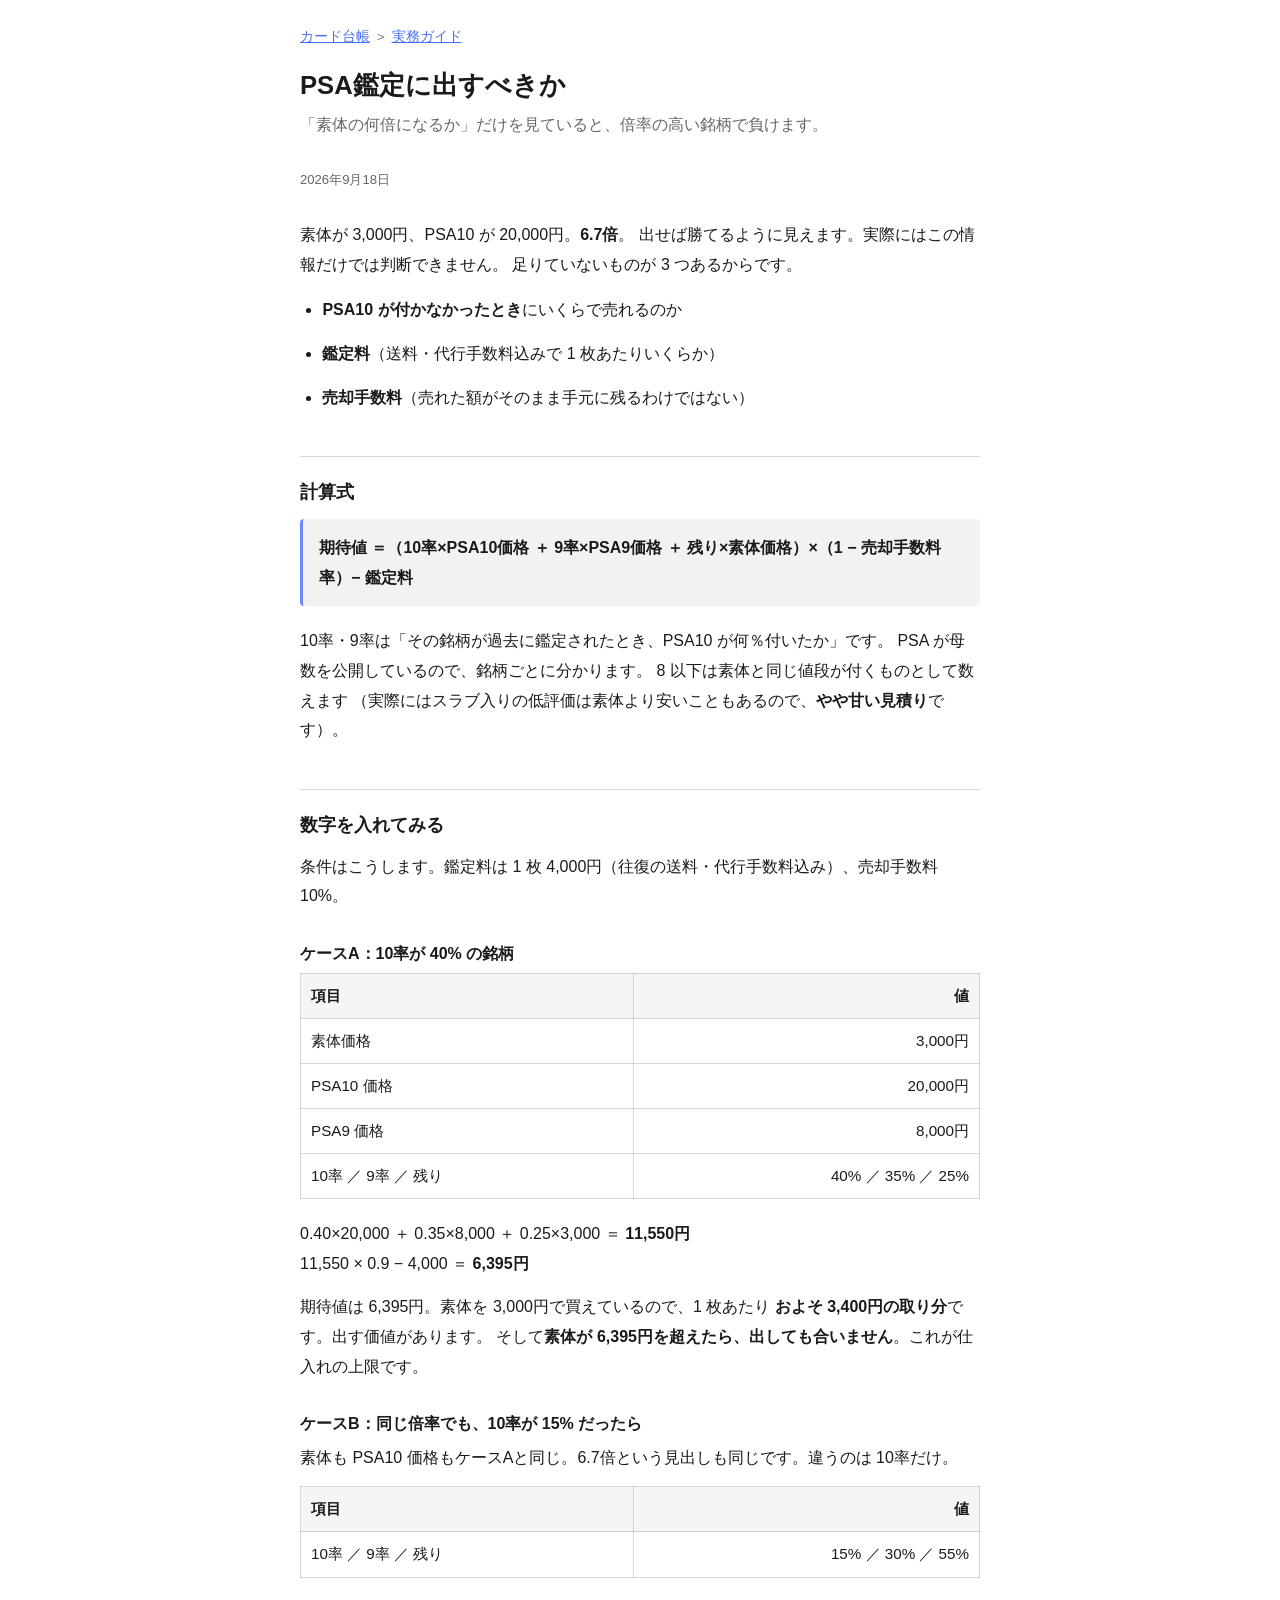
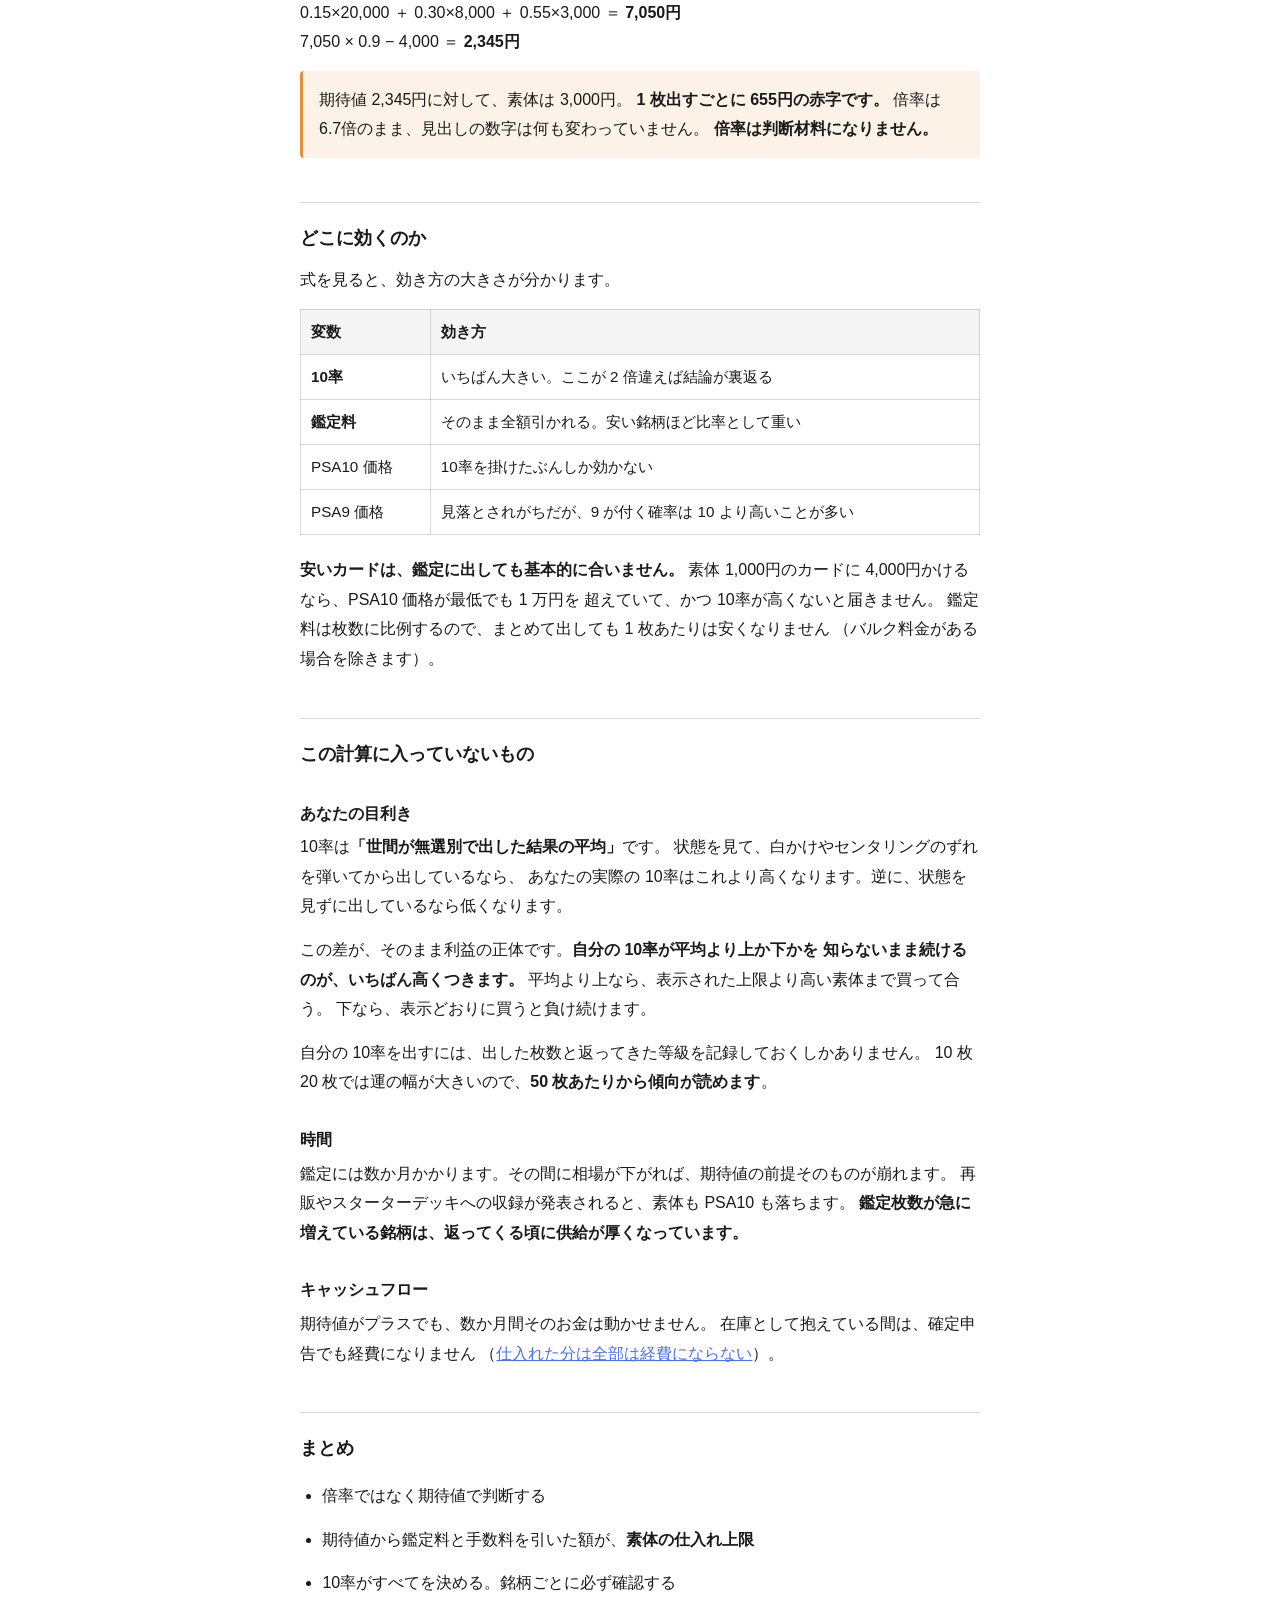
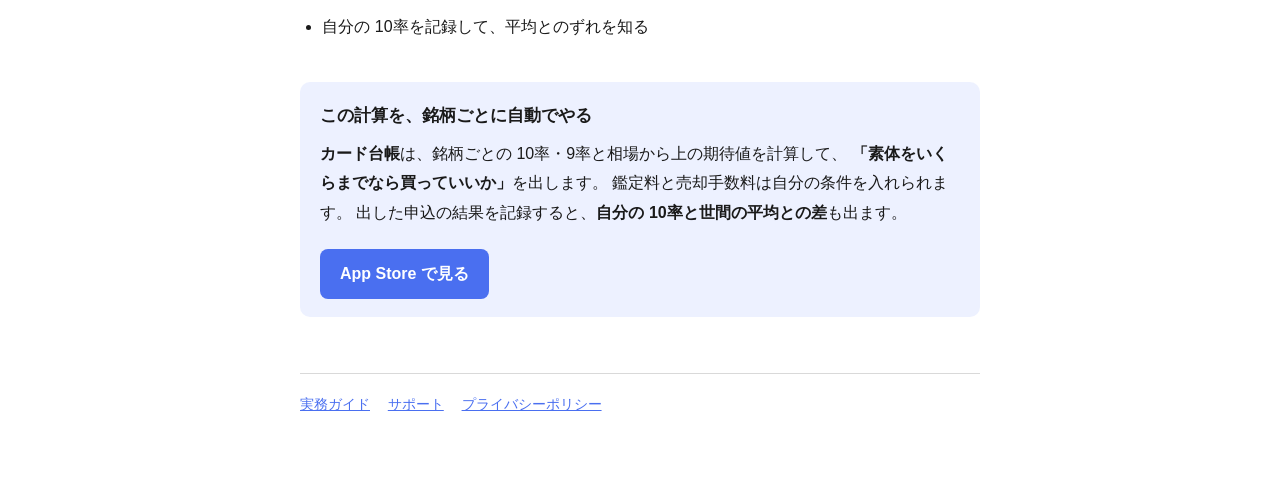
<file: guide/psa-kantei.html>
<!doctype html>
<html lang="ja">
<head>
<meta charset="utf-8">
<meta name="viewport" content="width=device-width, initial-scale=1">
<title>PSA鑑定に出すべきか ｜ 期待値で仕入れ上限を決める</title>
<meta name="description" content="素体の何倍になるかだけを見ると損をします。PSA10が付かなかった場合と鑑定料・売却手数料を入れた期待値の出し方、仕入れの上限価格の決め方。">
<link rel="canonical" href="https://cardledger-app.github.io/card-ledger-support/guide/psa-kantei.html">
<link rel="stylesheet" href="./style.css">
<meta property="og:type" content="article">
<meta property="og:title" content="PSA鑑定に出すべきか ｜ 期待値で仕入れ上限を決める">
<meta property="og:description" content="倍率だけを見ると、6.7倍の銘柄でも赤字になります。">
<script type="application/ld+json">
{"@context":"https://schema.org","@type":"Article",
"headline":"PSA鑑定に出すべきか ｜ 期待値で仕入れ上限を決める",
"description":"PSA10が付かなかった場合と鑑定料・売却手数料を入れた期待値の出し方。",
"datePublished":"2026-09-18","dateModified":"2026-09-18",
"mainEntityOfPage":"https://cardledger-app.github.io/card-ledger-support/guide/psa-kantei.html"}
</script>
</head>
<body>

<p class="crumb"><a href="../">カード台帳</a> ＞ <a href="./">実務ガイド</a></p>

<h1>PSA鑑定に出すべきか</h1>
<p class="lead">「素体の何倍になるか」だけを見ていると、倍率の高い銘柄で負けます。</p>
<p class="date">2026年9月18日</p>

<p>
  素体が 3,000円、PSA10 が 20,000円。<strong>6.7倍</strong>。
  出せば勝てるように見えます。実際にはこの情報だけでは判断できません。
  足りていないものが 3 つあるからです。
</p>

<ul>
  <li><strong>PSA10 が付かなかったとき</strong>にいくらで売れるのか</li>
  <li><strong>鑑定料</strong>（送料・代行手数料込みで 1 枚あたりいくらか）</li>
  <li><strong>売却手数料</strong>（売れた額がそのまま手元に残るわけではない）</li>
</ul>

<h2>計算式</h2>

<div class="note">
  <p><strong>期待値 ＝（10率×PSA10価格 ＋ 9率×PSA9価格 ＋ 残り×素体価格）×（1 − 売却手数料率）− 鑑定料</strong></p>
</div>

<p>
  10率・9率は「その銘柄が過去に鑑定されたとき、PSA10 が何％付いたか」です。
  PSA が母数を公開しているので、銘柄ごとに分かります。
  8 以下は素体と同じ値段が付くものとして数えます
  （実際にはスラブ入りの低評価は素体より安いこともあるので、<strong>やや甘い見積り</strong>です）。
</p>

<h2>数字を入れてみる</h2>

<p>条件はこうします。鑑定料は 1 枚 4,000円（往復の送料・代行手数料込み）、売却手数料 10%。</p>

<h3>ケースA：10率が 40% の銘柄</h3>

<table>
  <tr><th>項目</th><th class="num">値</th></tr>
  <tr><td>素体価格</td><td class="num">3,000円</td></tr>
  <tr><td>PSA10 価格</td><td class="num">20,000円</td></tr>
  <tr><td>PSA9 価格</td><td class="num">8,000円</td></tr>
  <tr><td>10率 ／ 9率 ／ 残り</td><td class="num">40% ／ 35% ／ 25%</td></tr>
</table>

<p>
  0.40×20,000 ＋ 0.35×8,000 ＋ 0.25×3,000 ＝ <strong>11,550円</strong><br>
  11,550 × 0.9 − 4,000 ＝ <strong>6,395円</strong>
</p>

<p>
  期待値は 6,395円。素体を 3,000円で買えているので、1 枚あたり
  <strong>およそ 3,400円の取り分</strong>です。出す価値があります。
  そして<strong>素体が 6,395円を超えたら、出しても合いません</strong>。これが仕入れの上限です。
</p>

<h3>ケースB：同じ倍率でも、10率が 15% だったら</h3>

<p>素体も PSA10 価格もケースAと同じ。6.7倍という見出しも同じです。違うのは 10率だけ。</p>

<table>
  <tr><th>項目</th><th class="num">値</th></tr>
  <tr><td>10率 ／ 9率 ／ 残り</td><td class="num">15% ／ 30% ／ 55%</td></tr>
</table>

<p>
  0.15×20,000 ＋ 0.30×8,000 ＋ 0.55×3,000 ＝ <strong>7,050円</strong><br>
  7,050 × 0.9 − 4,000 ＝ <strong>2,345円</strong>
</p>

<div class="warn">
  <p>
    期待値 2,345円に対して、素体は 3,000円。
    <strong>1 枚出すごとに 655円の赤字です。</strong>
    倍率は 6.7倍のまま、見出しの数字は何も変わっていません。
    <strong>倍率は判断材料になりません。</strong>
  </p>
</div>

<h2>どこに効くのか</h2>

<p>式を見ると、効き方の大きさが分かります。</p>

<table>
  <tr><th>変数</th><th>効き方</th></tr>
  <tr><td><strong>10率</strong></td><td>いちばん大きい。ここが 2 倍違えば結論が裏返る</td></tr>
  <tr><td><strong>鑑定料</strong></td><td>そのまま全額引かれる。安い銘柄ほど比率として重い</td></tr>
  <tr><td>PSA10 価格</td><td>10率を掛けたぶんしか効かない</td></tr>
  <tr><td>PSA9 価格</td><td>見落とされがちだが、9 が付く確率は 10 より高いことが多い</td></tr>
</table>

<p>
  <strong>安いカードは、鑑定に出しても基本的に合いません。</strong>
  素体 1,000円のカードに 4,000円かけるなら、PSA10 価格が最低でも 1 万円を
  超えていて、かつ 10率が高くないと届きません。
  鑑定料は枚数に比例するので、まとめて出しても 1 枚あたりは安くなりません
  （バルク料金がある場合を除きます）。
</p>

<h2>この計算に入っていないもの</h2>

<h3>あなたの目利き</h3>
<p>
  10率は<strong>「世間が無選別で出した結果の平均」</strong>です。
  状態を見て、白かけやセンタリングのずれを弾いてから出しているなら、
  あなたの実際の 10率はこれより高くなります。逆に、状態を見ずに出しているなら低くなります。
</p>
<p>
  この差が、そのまま利益の正体です。<strong>自分の 10率が平均より上か下かを
  知らないまま続けるのが、いちばん高くつきます。</strong>
  平均より上なら、表示された上限より高い素体まで買って合う。
  下なら、表示どおりに買うと負け続けます。
</p>
<p>
  自分の 10率を出すには、出した枚数と返ってきた等級を記録しておくしかありません。
  10 枚 20 枚では運の幅が大きいので、<strong>50 枚あたりから傾向が読めます</strong>。
</p>

<h3>時間</h3>
<p>
  鑑定には数か月かかります。その間に相場が下がれば、期待値の前提そのものが崩れます。
  再販やスターターデッキへの収録が発表されると、素体も PSA10 も落ちます。
  <strong>鑑定枚数が急に増えている銘柄は、返ってくる頃に供給が厚くなっています。</strong>
</p>

<h3>キャッシュフロー</h3>
<p>
  期待値がプラスでも、数か月間そのお金は動かせません。
  在庫として抱えている間は、確定申告でも経費になりません
  （<a href="./kakutei-shinkoku.html">仕入れた分は全部は経費にならない</a>）。
</p>

<h2>まとめ</h2>
<ul>
  <li>倍率ではなく期待値で判断する</li>
  <li>期待値から鑑定料と手数料を引いた額が、<strong>素体の仕入れ上限</strong></li>
  <li>10率がすべてを決める。銘柄ごとに必ず確認する</li>
  <li>自分の 10率を記録して、平均とのずれを知る</li>
</ul>

<div class="cta">
  <h2>この計算を、銘柄ごとに自動でやる</h2>
  <p>
    <strong>カード台帳</strong>は、銘柄ごとの 10率・9率と相場から上の期待値を計算して、
    <strong>「素体をいくらまでなら買っていいか」</strong>を出します。
    鑑定料と売却手数料は自分の条件を入れられます。
    出した申込の結果を記録すると、<strong>自分の 10率と世間の平均との差</strong>も出ます。
  </p>
  <p><a class="btn" href="https://apps.apple.com/jp/app/id6801051349">App Store で見る</a></p>
</div>

<footer>
  <a href="./">実務ガイド</a>
  <a href="../">サポート</a>
  <a href="../privacy.html">プライバシーポリシー</a>
</footer>

</body>
</html>
</file>
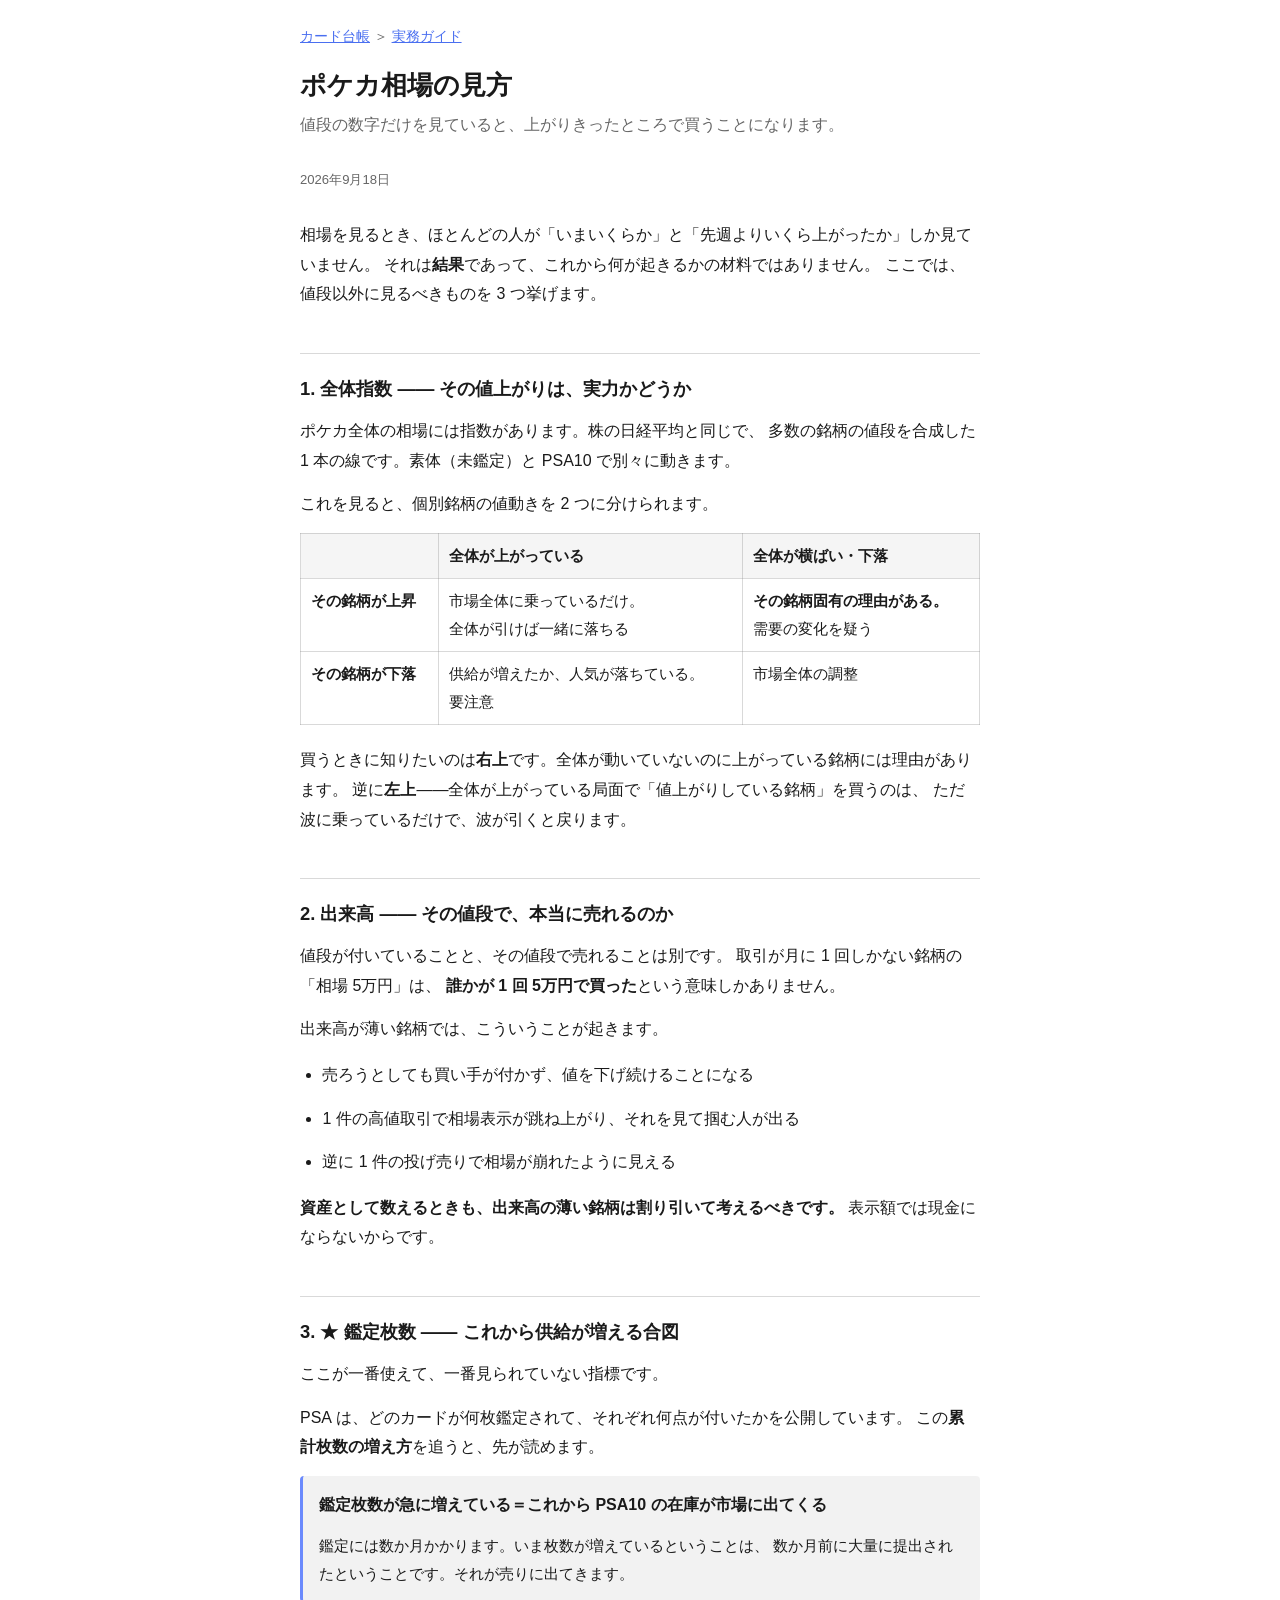
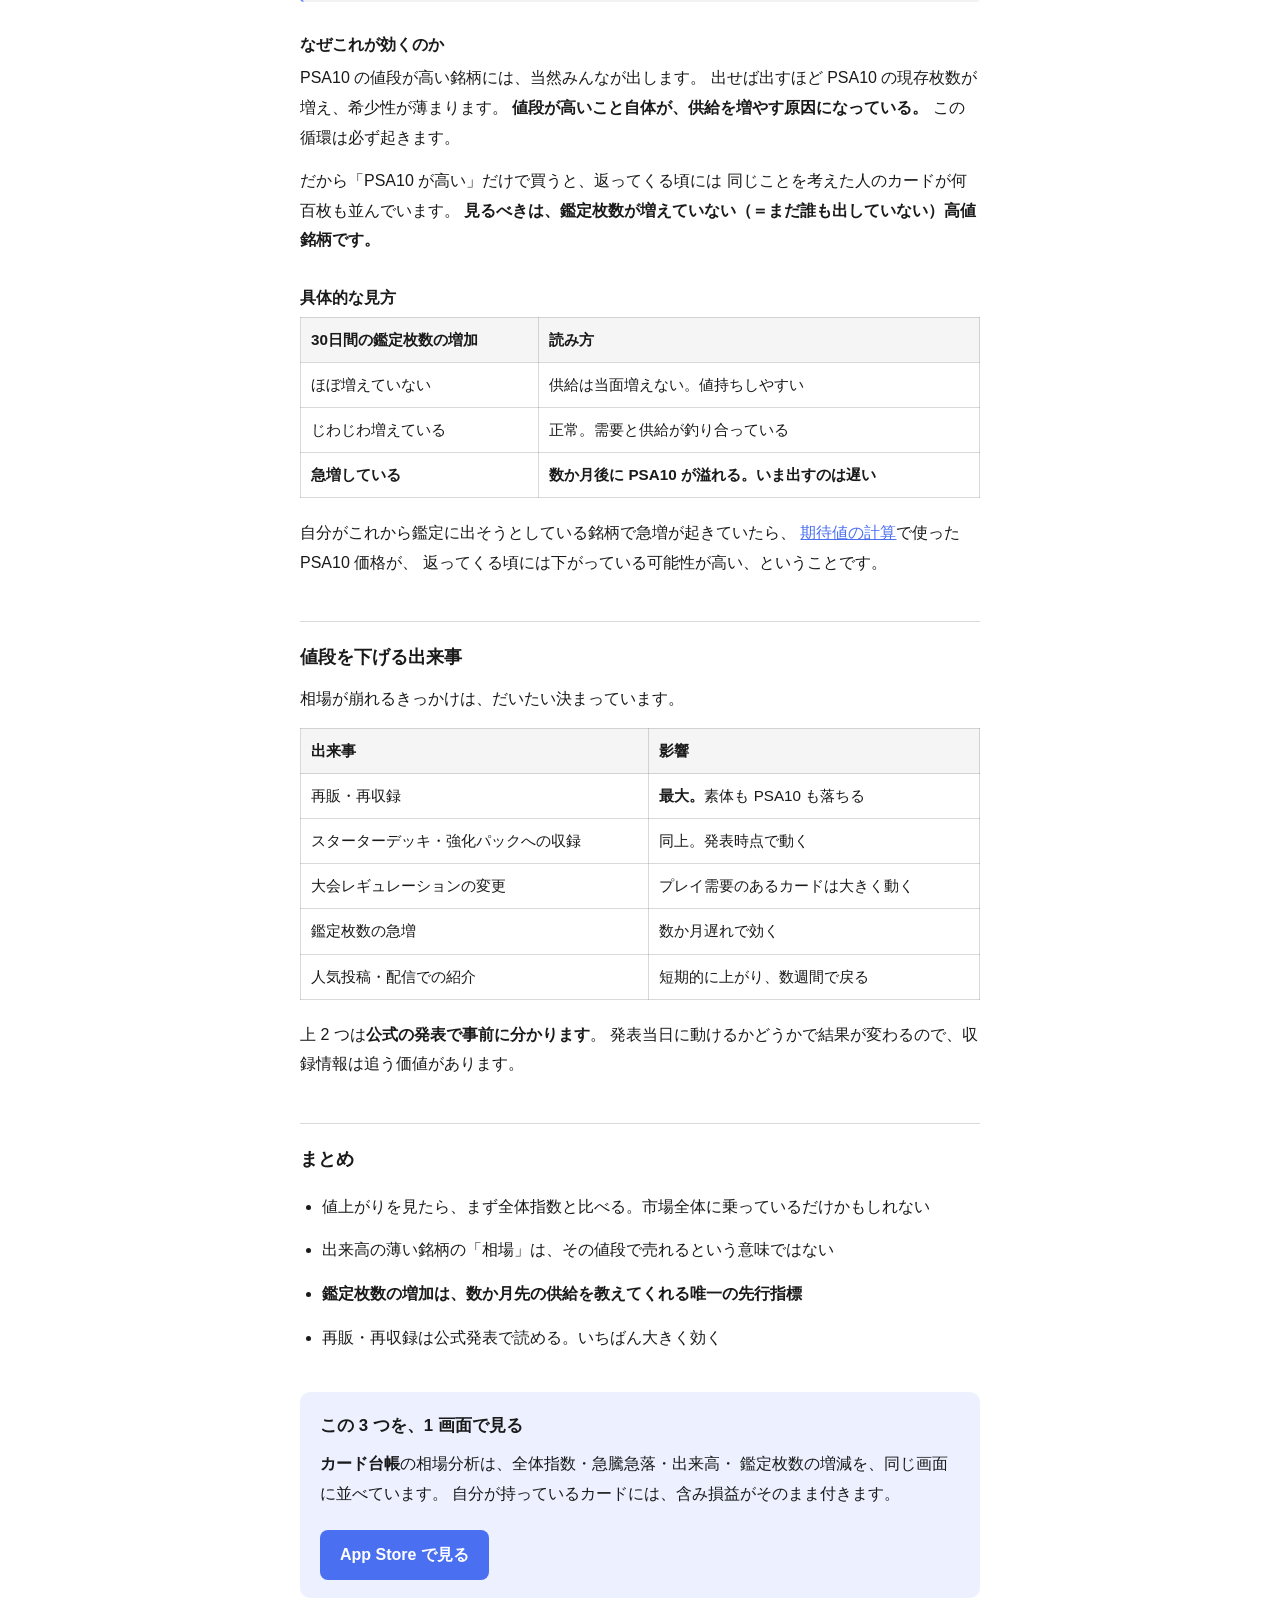
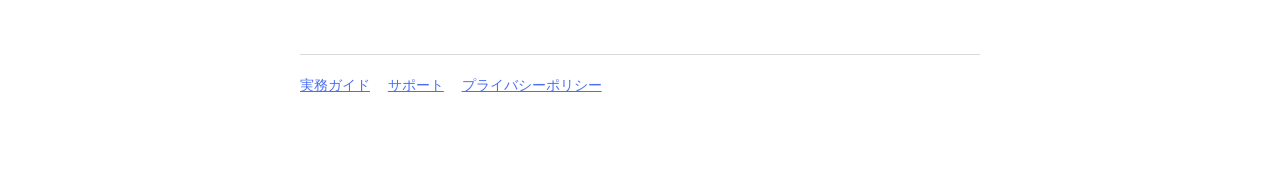
<file: guide/soba-no-mikata.html>
<!doctype html>
<html lang="ja">
<head>
<meta charset="utf-8">
<meta name="viewport" content="width=device-width, initial-scale=1">
<title>ポケカ相場の見方 ｜ 指数・出来高・鑑定枚数から先を読む</title>
<meta name="description" content="値段だけを見ていると高値で掴みます。全体指数と個別銘柄の関係、出来高の意味、PSA鑑定枚数の増加＝供給増という読み方まで。">
<link rel="canonical" href="https://cardledger-app.github.io/card-ledger-support/guide/soba-no-mikata.html">
<link rel="stylesheet" href="./style.css">
<meta property="og:type" content="article">
<meta property="og:title" content="ポケカ相場の見方 ｜ 指数・出来高・鑑定枚数から先を読む">
<meta property="og:description" content="鑑定枚数が増えている銘柄は、これから供給が厚くなります。">
<script type="application/ld+json">
{"@context":"https://schema.org","@type":"Article",
"headline":"ポケカ相場の見方 ｜ 指数・出来高・鑑定枚数から先を読む",
"description":"全体指数と個別銘柄の関係、出来高の意味、鑑定枚数の増加という先行指標。",
"datePublished":"2026-09-18","dateModified":"2026-09-18",
"mainEntityOfPage":"https://cardledger-app.github.io/card-ledger-support/guide/soba-no-mikata.html"}
</script>
</head>
<body>

<p class="crumb"><a href="../">カード台帳</a> ＞ <a href="./">実務ガイド</a></p>

<h1>ポケカ相場の見方</h1>
<p class="lead">値段の数字だけを見ていると、上がりきったところで買うことになります。</p>
<p class="date">2026年9月18日</p>

<p>
  相場を見るとき、ほとんどの人が「いまいくらか」と「先週よりいくら上がったか」しか見ていません。
  それは<strong>結果</strong>であって、これから何が起きるかの材料ではありません。
  ここでは、値段以外に見るべきものを 3 つ挙げます。
</p>

<h2>1. 全体指数 ―― その値上がりは、実力かどうか</h2>

<p>
  ポケカ全体の相場には指数があります。株の日経平均と同じで、
  多数の銘柄の値段を合成した 1 本の線です。素体（未鑑定）と PSA10 で別々に動きます。
</p>

<p>これを見ると、個別銘柄の値動きを 2 つに分けられます。</p>

<table>
  <tr><th></th><th>全体が上がっている</th><th>全体が横ばい・下落</th></tr>
  <tr><td><strong>その銘柄が上昇</strong></td><td>市場全体に乗っているだけ。<br>全体が引けば一緒に落ちる</td><td><strong>その銘柄固有の理由がある。</strong><br>需要の変化を疑う</td></tr>
  <tr><td><strong>その銘柄が下落</strong></td><td>供給が増えたか、人気が落ちている。<br>要注意</td><td>市場全体の調整</td></tr>
</table>

<p>
  買うときに知りたいのは<strong>右上</strong>です。全体が動いていないのに上がっている銘柄には理由があります。
  逆に<strong>左上</strong>――全体が上がっている局面で「値上がりしている銘柄」を買うのは、
  ただ波に乗っているだけで、波が引くと戻ります。
</p>

<h2>2. 出来高 ―― その値段で、本当に売れるのか</h2>

<p>
  値段が付いていることと、その値段で売れることは別です。
  取引が月に 1 回しかない銘柄の「相場 5万円」は、
  <strong>誰かが 1 回 5万円で買った</strong>という意味しかありません。
</p>

<p>出来高が薄い銘柄では、こういうことが起きます。</p>

<ul>
  <li>売ろうとしても買い手が付かず、値を下げ続けることになる</li>
  <li>1 件の高値取引で相場表示が跳ね上がり、それを見て掴む人が出る</li>
  <li>逆に 1 件の投げ売りで相場が崩れたように見える</li>
</ul>

<p>
  <strong>資産として数えるときも、出来高の薄い銘柄は割り引いて考えるべきです。</strong>
  表示額では現金にならないからです。
</p>

<h2>3. ★ 鑑定枚数 ―― これから供給が増える合図</h2>

<p>ここが一番使えて、一番見られていない指標です。</p>

<p>
  PSA は、どのカードが何枚鑑定されて、それぞれ何点が付いたかを公開しています。
  この<strong>累計枚数の増え方</strong>を追うと、先が読めます。
</p>

<div class="note">
  <p>
    <strong>鑑定枚数が急に増えている＝これから PSA10 の在庫が市場に出てくる</strong>
  </p>
  <p style="font-size:.92rem">
    鑑定には数か月かかります。いま枚数が増えているということは、
    数か月前に大量に提出されたということです。それが売りに出てきます。
  </p>
</div>

<h3>なぜこれが効くのか</h3>

<p>
  PSA10 の値段が高い銘柄には、当然みんなが出します。
  出せば出すほど PSA10 の現存枚数が増え、希少性が薄まります。
  <strong>値段が高いこと自体が、供給を増やす原因になっている。</strong>
  この循環は必ず起きます。
</p>

<p>
  だから「PSA10 が高い」だけで買うと、返ってくる頃には
  同じことを考えた人のカードが何百枚も並んでいます。
  <strong>見るべきは、鑑定枚数が増えていない（＝まだ誰も出していない）高値銘柄です。</strong>
</p>

<h3>具体的な見方</h3>

<table>
  <tr><th>30日間の鑑定枚数の増加</th><th>読み方</th></tr>
  <tr><td>ほぼ増えていない</td><td>供給は当面増えない。値持ちしやすい</td></tr>
  <tr><td>じわじわ増えている</td><td>正常。需要と供給が釣り合っている</td></tr>
  <tr><td><strong>急増している</strong></td><td><strong>数か月後に PSA10 が溢れる。いま出すのは遅い</strong></td></tr>
</table>

<p>
  自分がこれから鑑定に出そうとしている銘柄で急増が起きていたら、
  <a href="./psa-kantei.html">期待値の計算</a>で使った PSA10 価格が、
  返ってくる頃には下がっている可能性が高い、ということです。
</p>

<h2>値段を下げる出来事</h2>

<p>相場が崩れるきっかけは、だいたい決まっています。</p>

<table>
  <tr><th>出来事</th><th>影響</th></tr>
  <tr><td>再販・再収録</td><td><strong>最大。</strong>素体も PSA10 も落ちる</td></tr>
  <tr><td>スターターデッキ・強化パックへの収録</td><td>同上。発表時点で動く</td></tr>
  <tr><td>大会レギュレーションの変更</td><td>プレイ需要のあるカードは大きく動く</td></tr>
  <tr><td>鑑定枚数の急増</td><td>数か月遅れで効く</td></tr>
  <tr><td>人気投稿・配信での紹介</td><td>短期的に上がり、数週間で戻る</td></tr>
</table>

<p>
  上 2 つは<strong>公式の発表で事前に分かります</strong>。
  発表当日に動けるかどうかで結果が変わるので、収録情報は追う価値があります。
</p>

<h2>まとめ</h2>

<ul>
  <li>値上がりを見たら、まず全体指数と比べる。市場全体に乗っているだけかもしれない</li>
  <li>出来高の薄い銘柄の「相場」は、その値段で売れるという意味ではない</li>
  <li><strong>鑑定枚数の増加は、数か月先の供給を教えてくれる唯一の先行指標</strong></li>
  <li>再販・再収録は公式発表で読める。いちばん大きく効く</li>
</ul>

<div class="cta">
  <h2>この 3 つを、1 画面で見る</h2>
  <p>
    <strong>カード台帳</strong>の相場分析は、全体指数・急騰急落・出来高・
    鑑定枚数の増減を、同じ画面に並べています。
    自分が持っているカードには、含み損益がそのまま付きます。
  </p>
  <p><a class="btn" href="https://apps.apple.com/jp/app/id6801051349">App Store で見る</a></p>
</div>

<footer>
  <a href="./">実務ガイド</a>
  <a href="../">サポート</a>
  <a href="../privacy.html">プライバシーポリシー</a>
</footer>

</body>
</html>
</file>
<file: guide/style.css>
/* guide/ 以下の共通の見た目。index.html / privacy.html の色づかいに合わせてある */
:root { color-scheme: light dark; --ink:#1a1a1a; --paper:#fff; --sub:#666; --line:rgba(128,128,128,.3); --link:#4a6ff0; --tint:rgba(107,138,253,.12); }
@media (prefers-color-scheme: dark) { :root { --ink:#e8e8e8; --paper:#111; --sub:#999; } }

* { box-sizing: border-box; }
body {
  margin: 0 auto; padding: 24px 20px 80px; max-width: 720px;
  font-family: -apple-system, BlinkMacSystemFont, "Hiragino Sans", "Noto Sans JP", sans-serif;
  line-height: 1.85; color: var(--ink); background: var(--paper);
  font-size: 16px; word-break: break-word;
}
h1 { font-size: 1.6rem; margin: 0 0 6px; line-height: 1.45; }
h2 { font-size: 1.15rem; margin: 44px 0 10px; padding-top: 18px; border-top: 1px solid var(--line); }
h3 { font-size: 1rem; margin: 28px 0 4px; }
p, li { margin: 0 0 14px; }
ul, ol { padding-left: 1.4em; }
a { color: var(--link); }
.lead { color: var(--sub); margin: 0 0 28px; }
.crumb { font-size: .85rem; color: var(--sub); margin: 0 0 18px; }
.date { font-size: .82rem; color: var(--sub); margin: 0 0 28px; }

table { width: 100%; border-collapse: collapse; margin: 0 0 20px; font-size: .95rem; }
th, td { border: 1px solid var(--line); padding: 8px 10px; text-align: left; vertical-align: top; }
th { background: rgba(128,128,128,.08); font-weight: 600; }
.num { text-align: right; white-space: nowrap; }

.note { background: rgba(128,128,128,.1); border-left: 3px solid #6b8afd; padding: 14px 16px; border-radius: 4px; margin: 0 0 20px; }
.warn { background: rgba(230,150,60,.12); border-left: 3px solid #e0903c; padding: 14px 16px; border-radius: 4px; margin: 0 0 20px; }
.note p:last-child, .warn p:last-child, .cta p:last-child { margin-bottom: 0; }

.cta { background: var(--tint); padding: 18px 20px; border-radius: 10px; margin: 40px 0 0; }
.cta h2 { border: 0; margin: 0 0 8px; padding: 0; font-size: 1.05rem; }
.cta a.btn { display: inline-block; margin-top: 8px; padding: 10px 20px; background: #4a6ff0; color: #fff; border-radius: 8px; text-decoration: none; font-weight: 600; }

.toc { list-style: none; padding: 0; }
.toc li { border-bottom: 1px solid var(--line); padding: 14px 0; margin: 0; }
.toc a { font-weight: 600; text-decoration: none; font-size: 1.02rem; }
.toc span { display: block; color: var(--sub); font-size: .9rem; font-weight: 400; margin-top: 2px; }

footer { margin-top: 56px; padding-top: 18px; border-top: 1px solid var(--line); font-size: .85rem; color: var(--sub); }
footer a { margin-right: 14px; }
</file>
